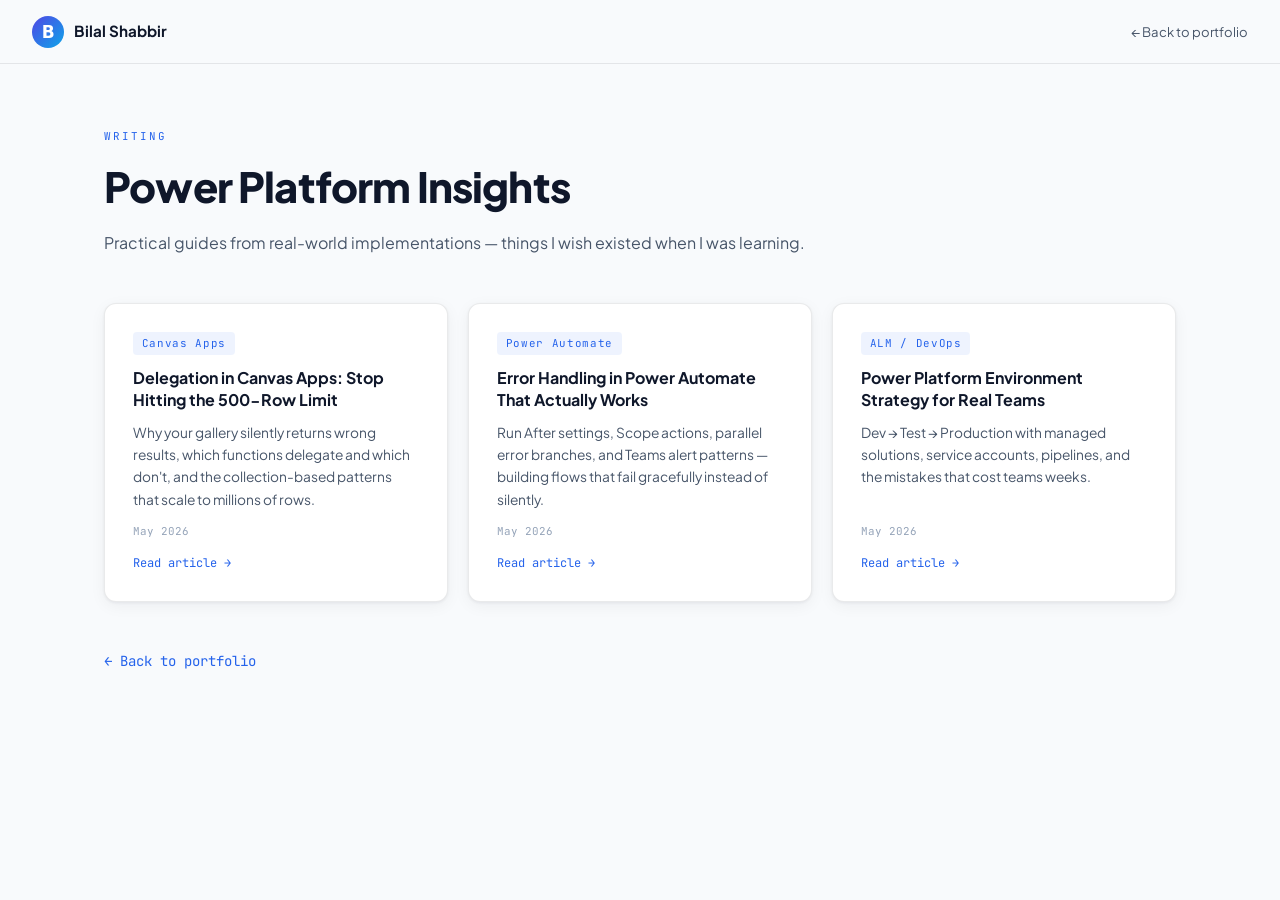
<file: blog/index.html>
<!DOCTYPE html>
<html lang="en">
<head>
  <meta charset="UTF-8" />
  <meta name="viewport" content="width=device-width, initial-scale=1.0" />
  <meta name="description" content="Power Platform blog by Bilal Shabbir — practical guides on Canvas Apps, Power Automate, environment strategy, and more." />
  <title>Blog — Bilal Shabbir</title>
  <link rel="preconnect" href="https://fonts.googleapis.com" />
  <link rel="preconnect" href="https://fonts.gstatic.com" crossorigin />
  <link href="https://fonts.googleapis.com/css2?family=Plus+Jakarta+Sans:wght@400;500;600;700;800&family=JetBrains+Mono:wght@400;500&display=swap" rel="stylesheet" />
  <link rel="icon" type="image/svg+xml" href="/assets/favicon.svg" />
  <style>
    *, *::before, *::after { box-sizing: border-box; margin: 0; padding: 0; }
    :root {
      --bg: #f8fafc; --card: #fff; --text: #0f172a; --muted: #475569;
      --faint: #94a3b8; --accent: #2563eb; --accent-dk: #1d4ed8;
      --border: rgba(15,23,42,0.09);
      --shadow: 0 1px 3px rgba(15,23,42,0.06), 0 4px 16px rgba(15,23,42,0.05);
      --shadow-h: 0 4px 16px rgba(15,23,42,0.1), 0 8px 32px rgba(37,99,235,0.14);
      --font: 'Plus Jakarta Sans', system-ui, sans-serif;
      --mono: 'JetBrains Mono', 'Fira Code', monospace;
      --max: 1120px; --nav: 64px; --r: 12px;
    }
    html { scroll-behavior: smooth; }
    body { background: var(--bg); color: var(--text); font-family: var(--font); line-height: 1.6; -webkit-font-smoothing: antialiased; }
    a { color: inherit; text-decoration: none; }

    .nav {
      position: fixed; top: 0; left: 0; right: 0; z-index: 100; height: var(--nav);
      display: flex; align-items: center; justify-content: space-between; padding: 0 2rem;
      background: rgba(248,250,252,0.92); backdrop-filter: blur(14px);
      border-bottom: 1px solid var(--border);
    }
    .nav-logo { display: flex; align-items: center; gap: 0.6rem; }
    .logo-text { font-weight: 700; font-size: 0.95rem; color: var(--text); }
    .nav-home { font-size: 0.82rem; color: var(--muted); transition: color 0.2s; }
    .nav-home:hover { color: var(--accent); }

    .page-wrap { max-width: var(--max); margin: 0 auto; padding: calc(var(--nav) + 64px) 1.5rem 96px; }
    .eyebrow { font-family: var(--mono); font-size: 0.68rem; letter-spacing: 0.18em; text-transform: uppercase; color: var(--accent); display: block; margin-bottom: 0.5rem; }
    h1 { font-size: clamp(1.8rem, 4vw, 2.6rem); font-weight: 800; letter-spacing: -0.02em; margin-bottom: 0.6rem; }
    .page-sub { color: var(--muted); font-size: 1rem; margin-bottom: 3rem; }

    .blog-grid { display: grid; grid-template-columns: repeat(3, 1fr); gap: 1.25rem; }
    .blog-card {
      background: var(--card); border: 1px solid var(--border); border-radius: var(--r);
      padding: 1.75rem; display: flex; flex-direction: column; gap: 0.75rem;
      box-shadow: var(--shadow); transition: border-color 0.2s, transform 0.2s, box-shadow 0.2s;
    }
    .blog-card:hover { border-color: rgba(37,99,235,0.25); transform: translateY(-3px); box-shadow: var(--shadow-h); }
    .blog-tag {
      display: inline-block; font-family: var(--mono); font-size: 0.68rem; letter-spacing: 0.06em;
      padding: 0.18rem 0.55rem; border-radius: 4px; background: rgba(37,99,235,0.08); color: var(--accent);
      width: fit-content;
    }
    .blog-card h2 { font-size: 1rem; line-height: 1.35; color: var(--text); }
    .blog-card p { font-size: 0.86rem; color: var(--muted); line-height: 1.6; flex: 1; }
    .blog-date { font-family: var(--mono); font-size: 0.68rem; color: var(--faint); }
    .blog-read { font-family: var(--mono); font-size: 0.75rem; color: var(--accent); margin-top: 0.15rem; }

    .back-home { display: inline-flex; align-items: center; gap: 0.4rem; margin-top: 3rem; font-size: 0.875rem; color: var(--accent); font-family: var(--mono); }
    .back-home:hover { text-decoration: underline; }

    @media (max-width: 768px) {
      .blog-grid { grid-template-columns: 1fr; }
    }
  </style>
</head>
<body>

  <nav class="nav">
    <a href="/" class="nav-logo">
      <svg width="32" height="32" viewBox="0 0 32 32" fill="none" xmlns="http://www.w3.org/2000/svg">
        <defs>
          <linearGradient id="blogNavGrad" x1="0" y1="0" x2="32" y2="32" gradientUnits="userSpaceOnUse">
            <stop offset="0%" stop-color="#4f46e5"/><stop offset="100%" stop-color="#0ea5e9"/>
          </linearGradient>
        </defs>
        <circle cx="16" cy="16" r="16" fill="url(#blogNavGrad)"/>
        <text x="16" y="22" font-family="system-ui,-apple-system,sans-serif" font-size="17" font-weight="800" text-anchor="middle" fill="white" letter-spacing="-0.5">B</text>
      </svg>
      <span class="logo-text">Bilal Shabbir</span>
    </a>
    <a href="/" class="nav-home">← Back to portfolio</a>
  </nav>

  <main class="page-wrap">
    <span class="eyebrow">Writing</span>
    <h1>Power Platform Insights</h1>
    <p class="page-sub">Practical guides from real-world implementations — things I wish existed when I was learning.</p>

    <div class="blog-grid">

      <a class="blog-card" href="/blog/post01-canvas-app-delegation.html">
        <span class="blog-tag">Canvas Apps</span>
        <h2>Delegation in Canvas Apps: Stop Hitting the 500-Row Limit</h2>
        <p>Why your gallery silently returns wrong results, which functions delegate and which don't, and the collection-based patterns that scale to millions of rows.</p>
        <span class="blog-date">May 2026</span>
        <span class="blog-read">Read article →</span>
      </a>

      <a class="blog-card" href="/blog/post02-power-automate-error-handling.html">
        <span class="blog-tag">Power Automate</span>
        <h2>Error Handling in Power Automate That Actually Works</h2>
        <p>Run After settings, Scope actions, parallel error branches, and Teams alert patterns — building flows that fail gracefully instead of silently.</p>
        <span class="blog-date">May 2026</span>
        <span class="blog-read">Read article →</span>
      </a>

      <a class="blog-card" href="/blog/post03-environment-strategy.html">
        <span class="blog-tag">ALM / DevOps</span>
        <h2>Power Platform Environment Strategy for Real Teams</h2>
        <p>Dev → Test → Production with managed solutions, service accounts, pipelines, and the mistakes that cost teams weeks.</p>
        <span class="blog-date">May 2026</span>
        <span class="blog-read">Read article →</span>
      </a>

    </div>

    <a href="/" class="back-home">← Back to portfolio</a>
  </main>

</body>
</html>
</file>
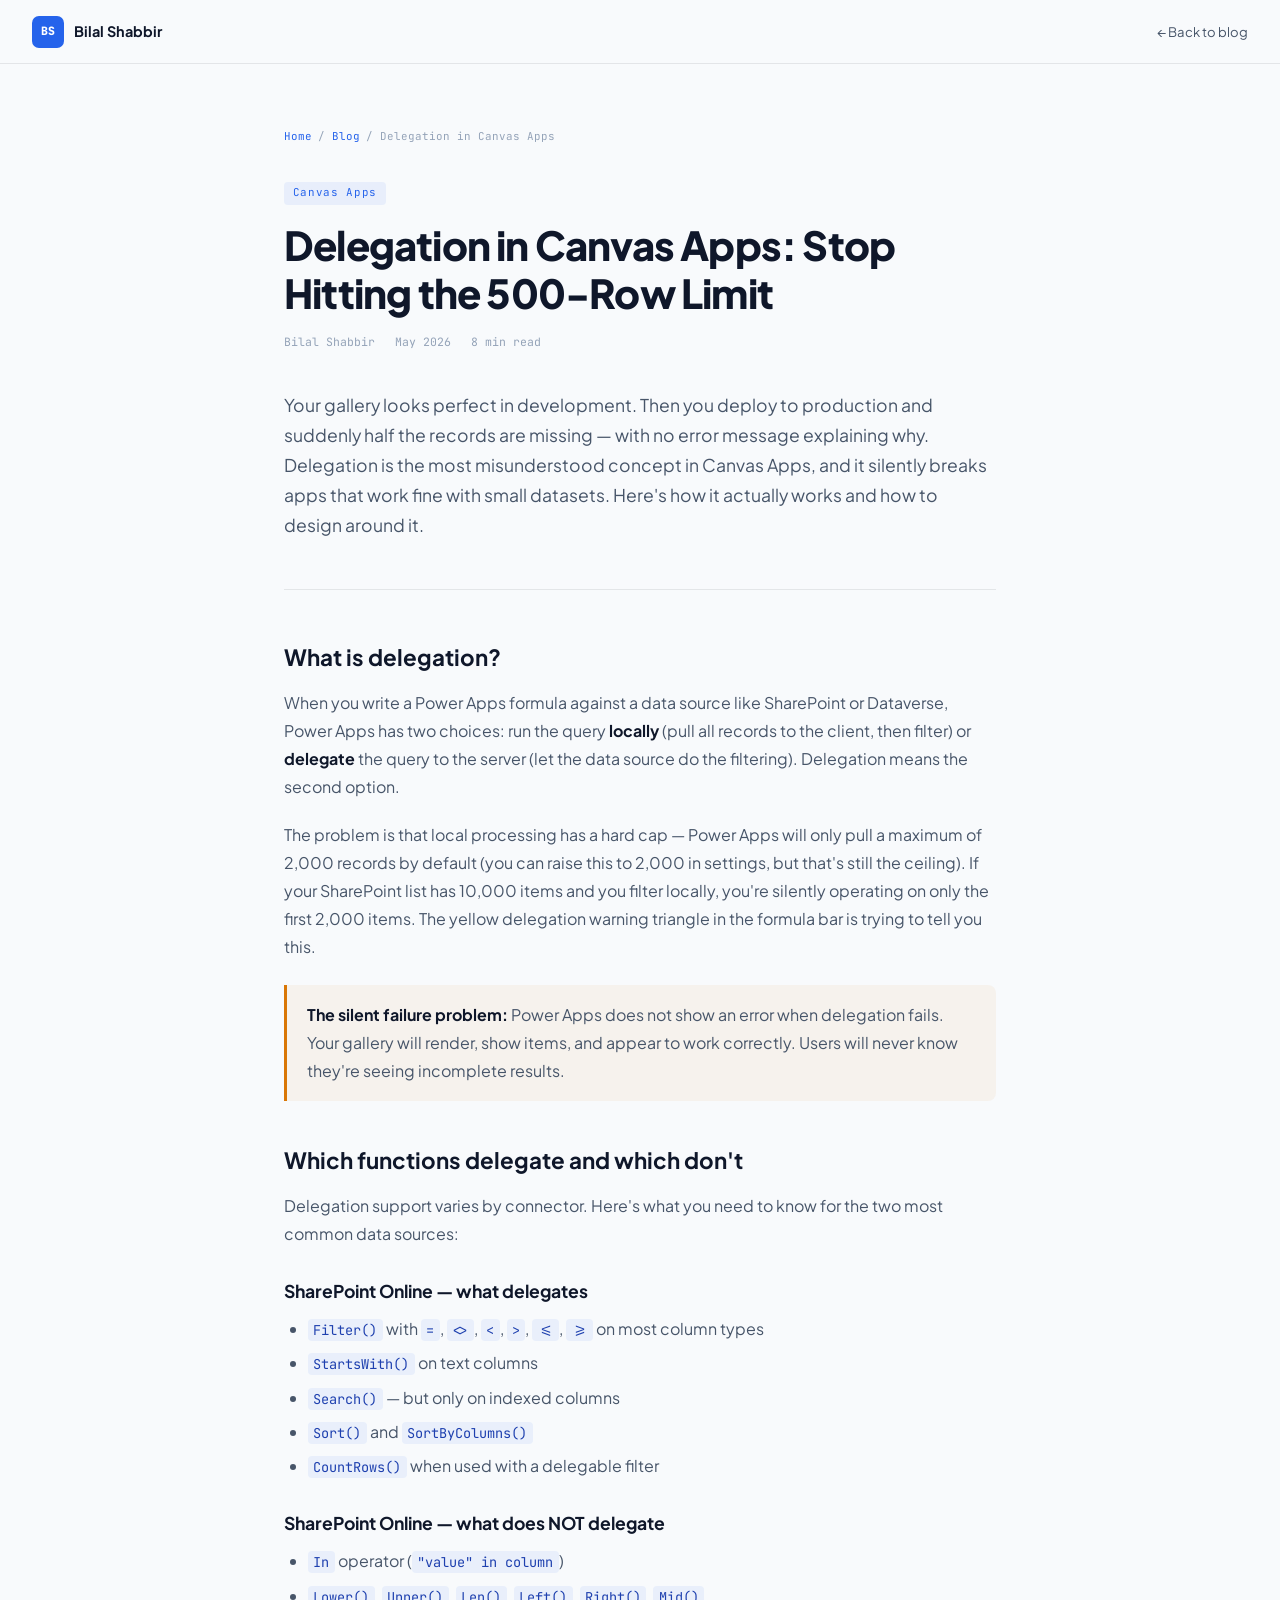
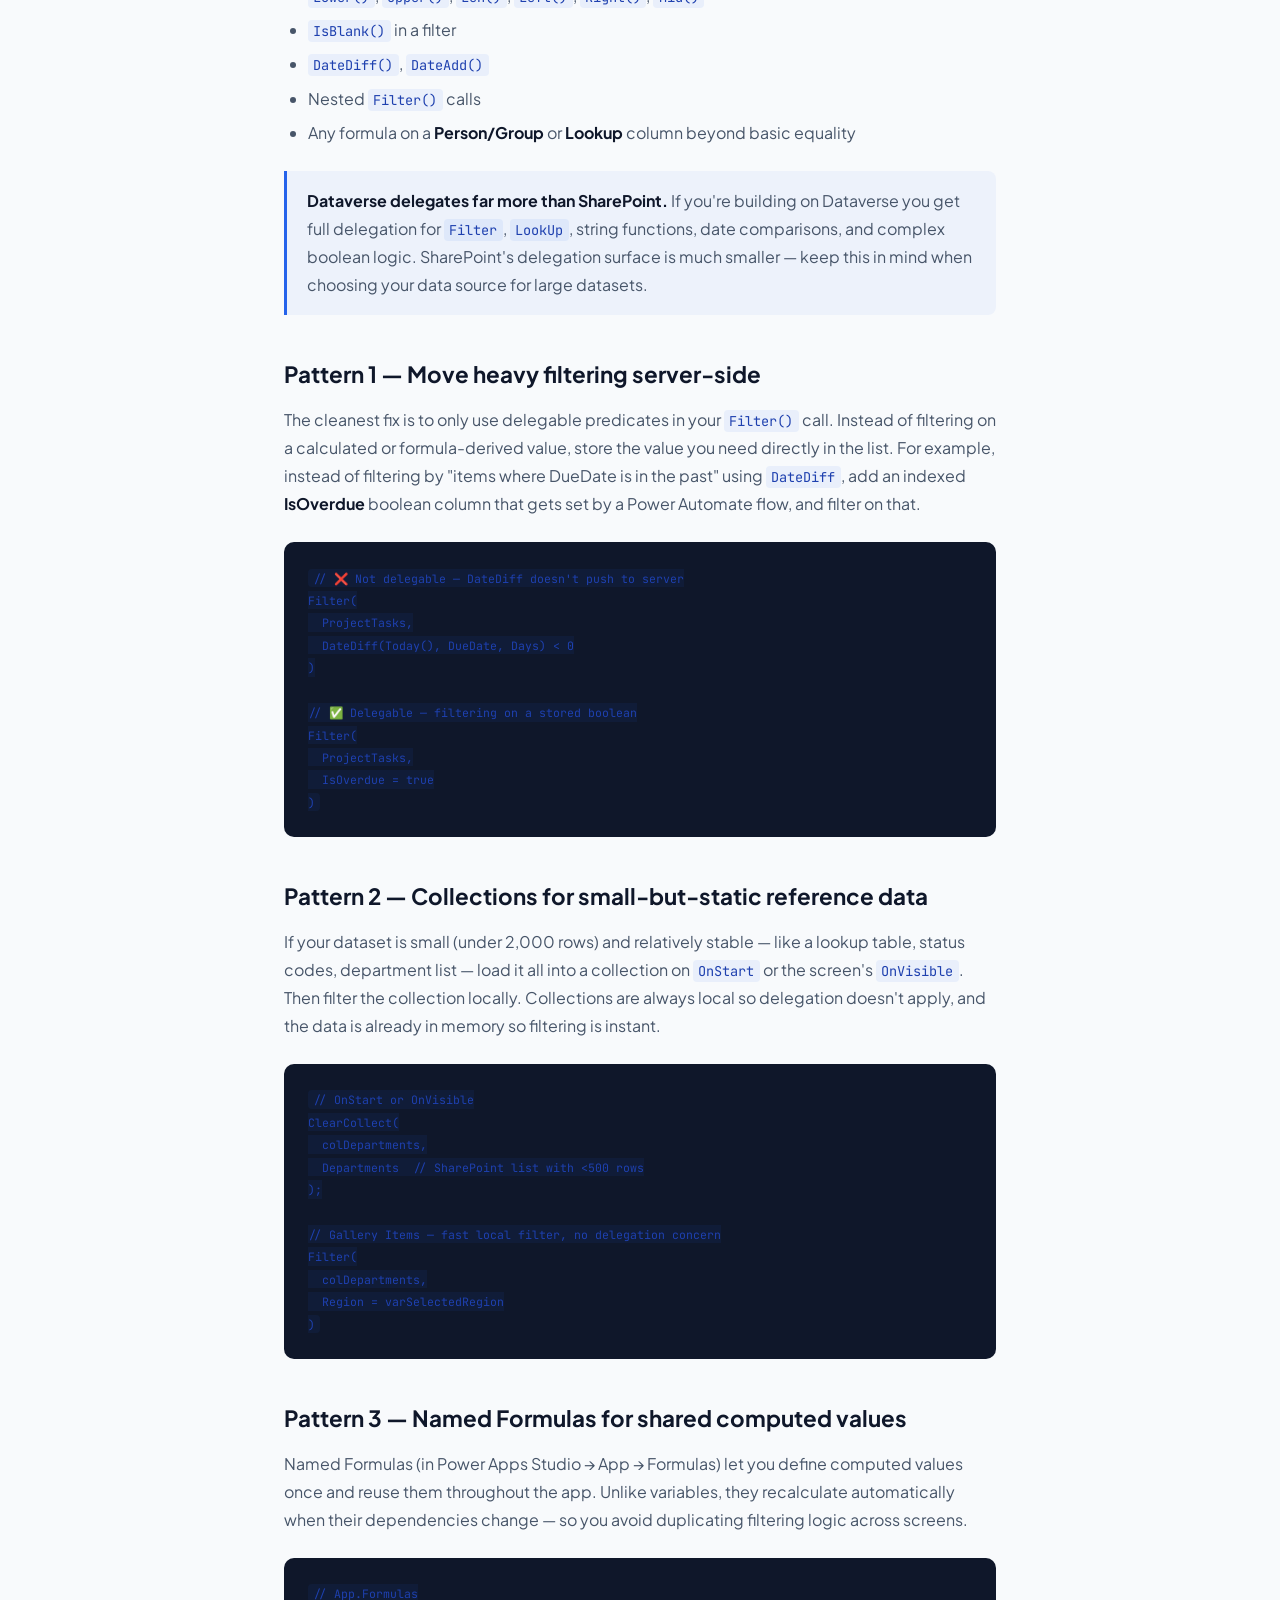
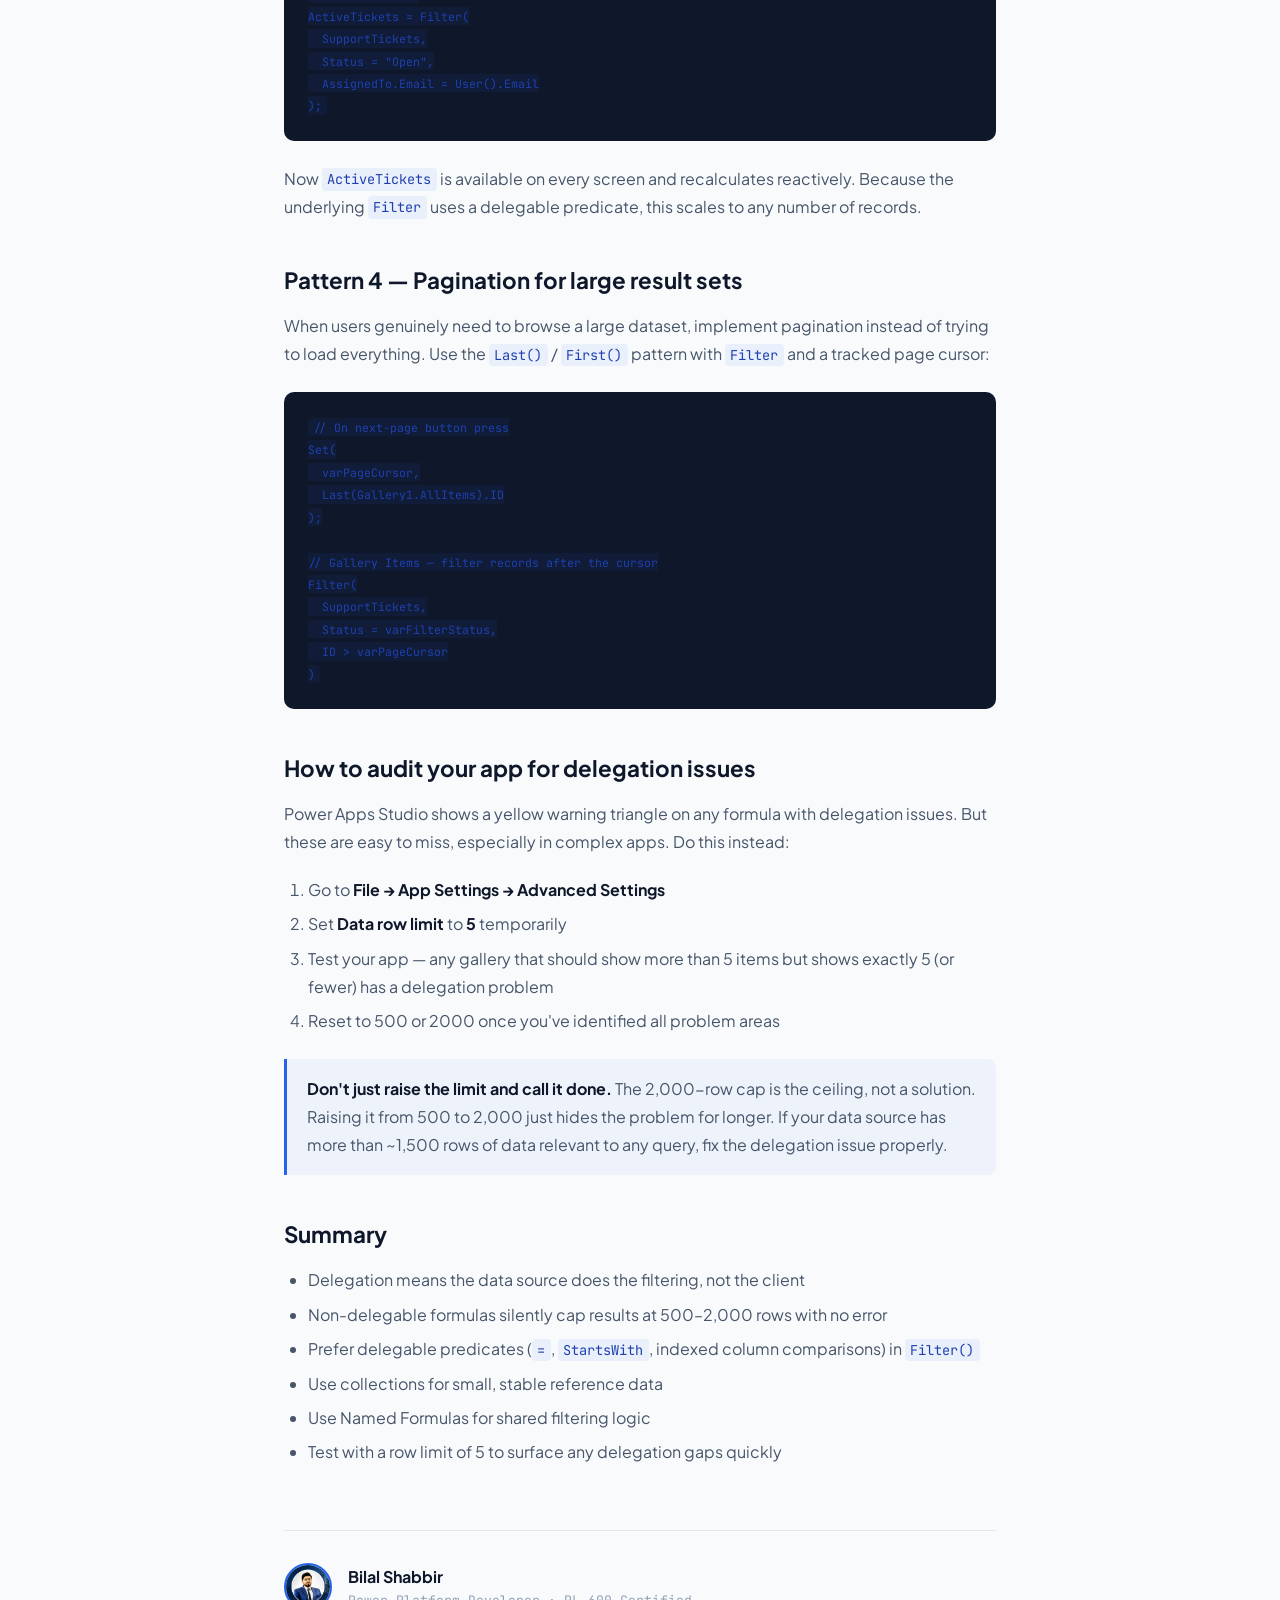
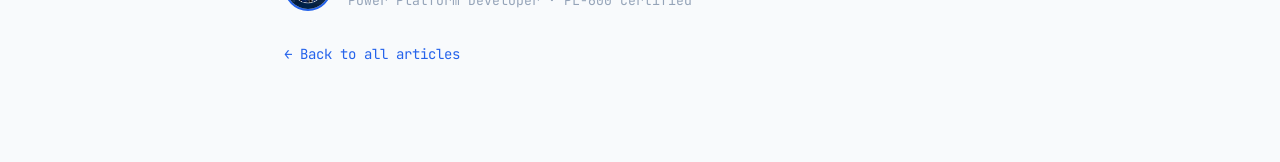
<file: blog/post01-canvas-app-delegation.html>
<!DOCTYPE html>
<html lang="en">
<head>
  <meta charset="UTF-8" />
  <meta name="viewport" content="width=device-width, initial-scale=1.0" />
  <title>Delegation in Canvas Apps — Bilal Shabbir</title>
  <link rel="preconnect" href="https://fonts.googleapis.com" />
  <link rel="preconnect" href="https://fonts.gstatic.com" crossorigin />
  <link href="https://fonts.googleapis.com/css2?family=Plus+Jakarta+Sans:wght@400;500;600;700;800&family=JetBrains+Mono:wght@400;500&display=swap" rel="stylesheet" />
  <link rel="icon" type="image/svg+xml" href="/assets/favicon.svg" />
  <style>
    *, *::before, *::after { box-sizing: border-box; margin: 0; padding: 0; }
    :root {
      --bg: #f8fafc; --card: #fff; --text: #0f172a; --muted: #475569;
      --faint: #94a3b8; --accent: #2563eb; --border: rgba(15,23,42,0.09);
      --shadow: 0 1px 3px rgba(15,23,42,0.06), 0 4px 16px rgba(15,23,42,0.05);
      --font: 'Plus Jakarta Sans', system-ui, sans-serif;
      --mono: 'JetBrains Mono', 'Fira Code', monospace;
      --max: 760px; --nav: 64px;
    }
    html { scroll-behavior: smooth; }
    body { background: var(--bg); color: var(--text); font-family: var(--font); line-height: 1.6; -webkit-font-smoothing: antialiased; }
    a { color: inherit; text-decoration: none; }

    /* NAV */
    .nav {
      position: fixed; top: 0; left: 0; right: 0; z-index: 100; height: var(--nav);
      display: flex; align-items: center; justify-content: space-between; padding: 0 2rem;
      background: rgba(248,250,252,0.92); backdrop-filter: blur(14px);
      border-bottom: 1px solid var(--border);
    }
    .nav-logo { display: flex; align-items: center; gap: 0.6rem; }
    .logo-mark { width: 32px; height: 32px; border-radius: 7px; background: #2563eb; color: #fff; display: flex; align-items: center; justify-content: center; font-family: var(--mono); font-size: 0.72rem; font-weight: 800; }
    .logo-text { font-weight: 700; font-size: 0.9rem; color: var(--text); }
    .nav-back { font-size: 0.82rem; color: var(--muted); display: flex; align-items: center; gap: 0.35rem; transition: color 0.2s; }
    .nav-back:hover { color: var(--accent); }

    /* ARTICLE */
    .article-wrap { max-width: var(--max); margin: 0 auto; padding: calc(var(--nav) + 64px) 1.5rem 96px; }
    .breadcrumb { font-family: var(--mono); font-size: 0.68rem; color: var(--faint); margin-bottom: 2rem; display: flex; align-items: center; gap: 0.4rem; }
    .breadcrumb a { color: var(--accent); }
    .post-tag { display: inline-block; font-family: var(--mono); font-size: 0.68rem; letter-spacing: 0.06em; padding: 0.18rem 0.55rem; border-radius: 4px; background: rgba(37,99,235,0.08); color: var(--accent); margin-bottom: 1rem; }
    .post-title { font-size: clamp(1.8rem, 4vw, 2.5rem); font-weight: 800; letter-spacing: -0.02em; line-height: 1.2; margin-bottom: 1rem; }
    .post-meta { font-family: var(--mono); font-size: 0.72rem; color: var(--faint); margin-bottom: 2.5rem; display: flex; gap: 1.25rem; flex-wrap: wrap; }
    .post-intro { font-size: 1.1rem; color: var(--muted); line-height: 1.7; margin-bottom: 3rem; padding-bottom: 3rem; border-bottom: 1px solid var(--border); }

    /* BODY */
    .post-body { font-size: 1rem; line-height: 1.75; color: var(--muted); }
    .post-body h2 { font-size: 1.4rem; font-weight: 700; color: var(--text); margin: 2.5rem 0 0.75rem; }
    .post-body h3 { font-size: 1.1rem; font-weight: 700; color: var(--text); margin: 1.75rem 0 0.5rem; }
    .post-body p { margin-bottom: 1.25rem; }
    .post-body ul, .post-body ol { padding-left: 1.5rem; margin-bottom: 1.25rem; }
    .post-body li { margin-bottom: 0.4rem; }
    .post-body strong { color: var(--text); font-weight: 700; }
    .post-body a { color: var(--accent); text-decoration: underline; text-underline-offset: 3px; }

    /* CODE */
    .post-body code {
      font-family: var(--mono); font-size: 0.85em;
      background: rgba(37,99,235,0.07); color: #1e40af;
      padding: 0.15em 0.4em; border-radius: 4px;
    }
    pre {
      background: #0f172a; border-radius: 10px;
      padding: 1.5rem; margin: 1.5rem 0;
      overflow-x: auto; font-family: var(--mono); font-size: 0.85rem;
      line-height: 1.65; color: #e2e8f0;
    }
    pre code { background: none; color: inherit; padding: 0; font-size: inherit; }

    /* CALLOUT */
    .callout {
      border-left: 3px solid var(--accent); background: rgba(37,99,235,0.05);
      border-radius: 0 8px 8px 0; padding: 1rem 1.25rem;
      margin: 1.5rem 0; color: var(--muted);
    }
    .callout.warn { border-color: #d97706; background: rgba(217,119,6,0.06); }
    .callout strong { color: var(--text); }

    /* FOOTER */
    .post-footer { margin-top: 4rem; padding-top: 2rem; border-top: 1px solid var(--border); }
    .author-row { display: flex; align-items: center; gap: 1rem; }
    .author-avatar { width: 48px; height: 48px; border-radius: 50%; object-fit: cover; border: 2px solid var(--accent); }
    .author-name { font-weight: 700; color: var(--text); }
    .author-role { font-size: 0.82rem; color: var(--faint); font-family: var(--mono); }
    .back-link { display: inline-flex; align-items: center; gap: 0.4rem; margin-top: 2rem; font-size: 0.875rem; color: var(--accent); font-family: var(--mono); }
    .back-link:hover { text-decoration: underline; }
  </style>
</head>
<body>

  <nav class="nav">
    <a href="/" class="nav-logo">
      <div class="logo-mark">BS</div>
      <span class="logo-text">Bilal Shabbir</span>
    </a>
    <a href="/#blog" class="nav-back">← Back to blog</a>
  </nav>

  <article class="article-wrap">

    <div class="breadcrumb">
      <a href="/">Home</a> / <a href="/#blog">Blog</a> / Delegation in Canvas Apps
    </div>

    <span class="post-tag">Canvas Apps</span>
    <h1 class="post-title">Delegation in Canvas Apps: Stop Hitting the 500-Row Limit</h1>
    <div class="post-meta">
      <span>Bilal Shabbir</span>
      <span>May 2026</span>
      <span>8 min read</span>
    </div>

    <p class="post-intro">
      Your gallery looks perfect in development. Then you deploy to production and suddenly half the
      records are missing — with no error message explaining why. Delegation is the most misunderstood
      concept in Canvas Apps, and it silently breaks apps that work fine with small datasets.
      Here's how it actually works and how to design around it.
    </p>

    <div class="post-body">

      <h2>What is delegation?</h2>
      <p>
        When you write a Power Apps formula against a data source like SharePoint or Dataverse,
        Power Apps has two choices: run the query <strong>locally</strong> (pull all records to the
        client, then filter) or <strong>delegate</strong> the query to the server (let the data
        source do the filtering). Delegation means the second option.
      </p>
      <p>
        The problem is that local processing has a hard cap — Power Apps will only pull a maximum
        of 2,000 records by default (you can raise this to 2,000 in settings, but that's still the
        ceiling). If your SharePoint list has 10,000 items and you filter locally, you're silently
        operating on only the first 2,000 items. The yellow delegation warning triangle in the
        formula bar is trying to tell you this.
      </p>

      <div class="callout warn">
        <strong>The silent failure problem:</strong> Power Apps does not show an error when delegation
        fails. Your gallery will render, show items, and appear to work correctly. Users will never
        know they're seeing incomplete results.
      </div>

      <h2>Which functions delegate and which don't</h2>
      <p>
        Delegation support varies by connector. Here's what you need to know for the two most
        common data sources:
      </p>

      <h3>SharePoint Online — what delegates</h3>
      <ul>
        <li><code>Filter()</code> with <code>=</code>, <code>&lt;&gt;</code>, <code>&lt;</code>, <code>&gt;</code>, <code>&lt;=</code>, <code>&gt;=</code> on most column types</li>
        <li><code>StartsWith()</code> on text columns</li>
        <li><code>Search()</code> — but only on indexed columns</li>
        <li><code>Sort()</code> and <code>SortByColumns()</code></li>
        <li><code>CountRows()</code> when used with a delegable filter</li>
      </ul>

      <h3>SharePoint Online — what does NOT delegate</h3>
      <ul>
        <li><code>In</code> operator (<code>"value" in column</code>)</li>
        <li><code>Lower()</code>, <code>Upper()</code>, <code>Len()</code>, <code>Left()</code>, <code>Right()</code>, <code>Mid()</code></li>
        <li><code>IsBlank()</code> in a filter</li>
        <li><code>DateDiff()</code>, <code>DateAdd()</code></li>
        <li>Nested <code>Filter()</code> calls</li>
        <li>Any formula on a <strong>Person/Group</strong> or <strong>Lookup</strong> column beyond basic equality</li>
      </ul>

      <div class="callout">
        <strong>Dataverse delegates far more than SharePoint.</strong> If you're building on Dataverse
        you get full delegation for <code>Filter</code>, <code>LookUp</code>, string functions,
        date comparisons, and complex boolean logic. SharePoint's delegation surface is much smaller —
        keep this in mind when choosing your data source for large datasets.
      </div>

      <h2>Pattern 1 — Move heavy filtering server-side</h2>
      <p>
        The cleanest fix is to only use delegable predicates in your <code>Filter()</code> call.
        Instead of filtering on a calculated or formula-derived value, store the value you need
        directly in the list. For example, instead of filtering by "items where DueDate is in the
        past" using <code>DateDiff</code>, add an indexed <strong>IsOverdue</strong> boolean column
        that gets set by a Power Automate flow, and filter on that.
      </p>

      <pre><code>// ❌ Not delegable — DateDiff doesn't push to server
Filter(
  ProjectTasks,
  DateDiff(Today(), DueDate, Days) &lt; 0
)

// ✅ Delegable — filtering on a stored boolean
Filter(
  ProjectTasks,
  IsOverdue = true
)</code></pre>

      <h2>Pattern 2 — Collections for small-but-static reference data</h2>
      <p>
        If your dataset is small (under 2,000 rows) and relatively stable — like a lookup table,
        status codes, department list — load it all into a collection on <code>OnStart</code> or
        the screen's <code>OnVisible</code>. Then filter the collection locally. Collections are
        always local so delegation doesn't apply, and the data is already in memory so filtering
        is instant.
      </p>

      <pre><code>// OnStart or OnVisible
ClearCollect(
  colDepartments,
  Departments  // SharePoint list with &lt;500 rows
);

// Gallery Items — fast local filter, no delegation concern
Filter(
  colDepartments,
  Region = varSelectedRegion
)</code></pre>

      <h2>Pattern 3 — Named Formulas for shared computed values</h2>
      <p>
        Named Formulas (in Power Apps Studio → App → Formulas) let you define computed values once
        and reuse them throughout the app. Unlike variables, they recalculate automatically when
        their dependencies change — so you avoid duplicating filtering logic across screens.
      </p>

      <pre><code>// App.Formulas
ActiveTickets = Filter(
  SupportTickets,
  Status = "Open",
  AssignedTo.Email = User().Email
);</code></pre>

      <p>Now <code>ActiveTickets</code> is available on every screen and recalculates reactively.
      Because the underlying <code>Filter</code> uses a delegable predicate, this scales to any
      number of records.</p>

      <h2>Pattern 4 — Pagination for large result sets</h2>
      <p>
        When users genuinely need to browse a large dataset, implement pagination instead of trying
        to load everything. Use the <code>Last()</code> / <code>First()</code> pattern with
        <code>Filter</code> and a tracked page cursor:
      </p>

      <pre><code>// On next-page button press
Set(
  varPageCursor,
  Last(Gallery1.AllItems).ID
);

// Gallery Items — filter records after the cursor
Filter(
  SupportTickets,
  Status = varFilterStatus,
  ID > varPageCursor
)</code></pre>

      <h2>How to audit your app for delegation issues</h2>
      <p>
        Power Apps Studio shows a yellow warning triangle on any formula with delegation issues.
        But these are easy to miss, especially in complex apps. Do this instead:
      </p>
      <ol>
        <li>Go to <strong>File → App Settings → Advanced Settings</strong></li>
        <li>Set <strong>Data row limit</strong> to <strong>5</strong> temporarily</li>
        <li>Test your app — any gallery that should show more than 5 items but shows exactly 5 (or fewer) has a delegation problem</li>
        <li>Reset to 500 or 2000 once you've identified all problem areas</li>
      </ol>

      <div class="callout">
        <strong>Don't just raise the limit and call it done.</strong> The 2,000-row cap is the
        ceiling, not a solution. Raising it from 500 to 2,000 just hides the problem for longer.
        If your data source has more than ~1,500 rows of data relevant to any query, fix the
        delegation issue properly.
      </div>

      <h2>Summary</h2>
      <ul>
        <li>Delegation means the data source does the filtering, not the client</li>
        <li>Non-delegable formulas silently cap results at 500–2,000 rows with no error</li>
        <li>Prefer delegable predicates (<code>=</code>, <code>StartsWith</code>, indexed column comparisons) in <code>Filter()</code></li>
        <li>Use collections for small, stable reference data</li>
        <li>Use Named Formulas for shared filtering logic</li>
        <li>Test with a row limit of 5 to surface any delegation gaps quickly</li>
      </ul>

    </div>

    <div class="post-footer">
      <div class="author-row">
        <img src="/assets/bilal.png" alt="Bilal Shabbir" class="author-avatar" />
        <div>
          <div class="author-name">Bilal Shabbir</div>
          <div class="author-role">Power Platform Developer · PL-600 Certified</div>
        </div>
      </div>
      <a href="/#blog" class="back-link">← Back to all articles</a>
    </div>

  </article>

</body>
</html>
</file>
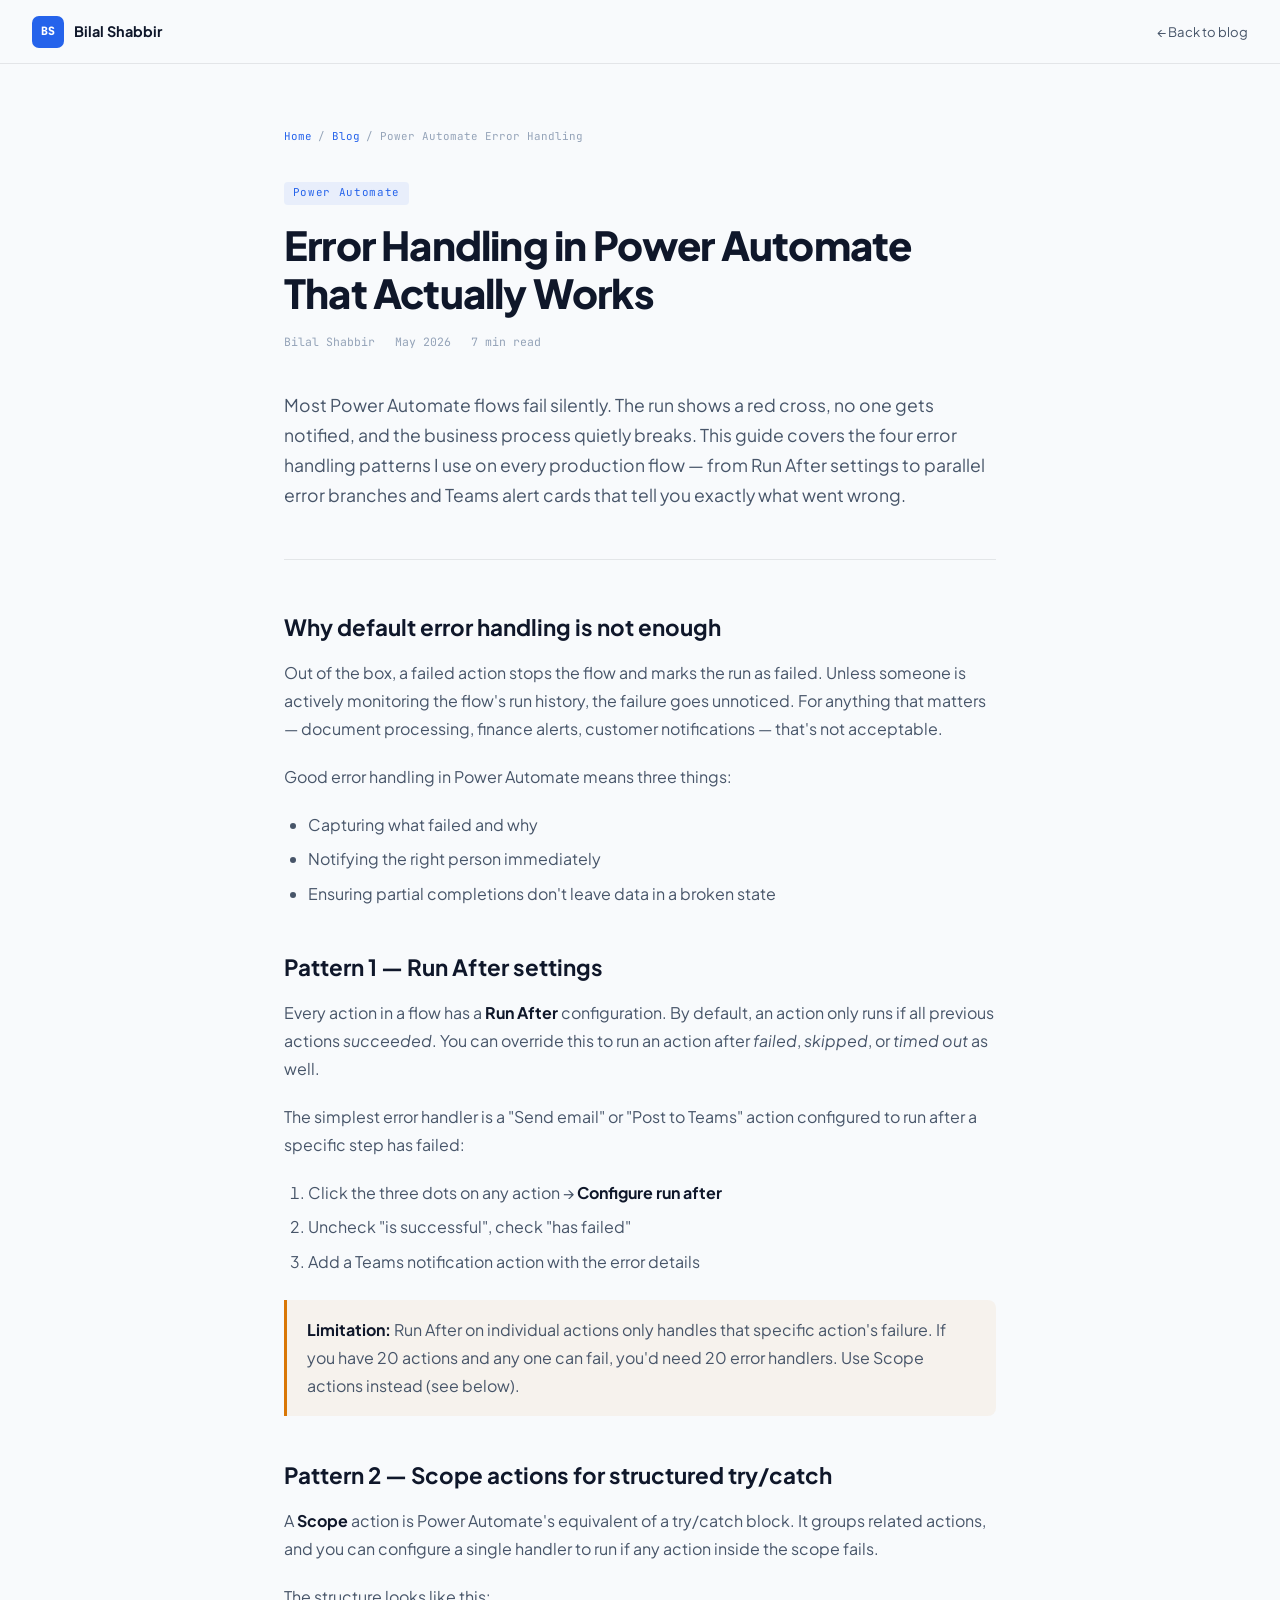
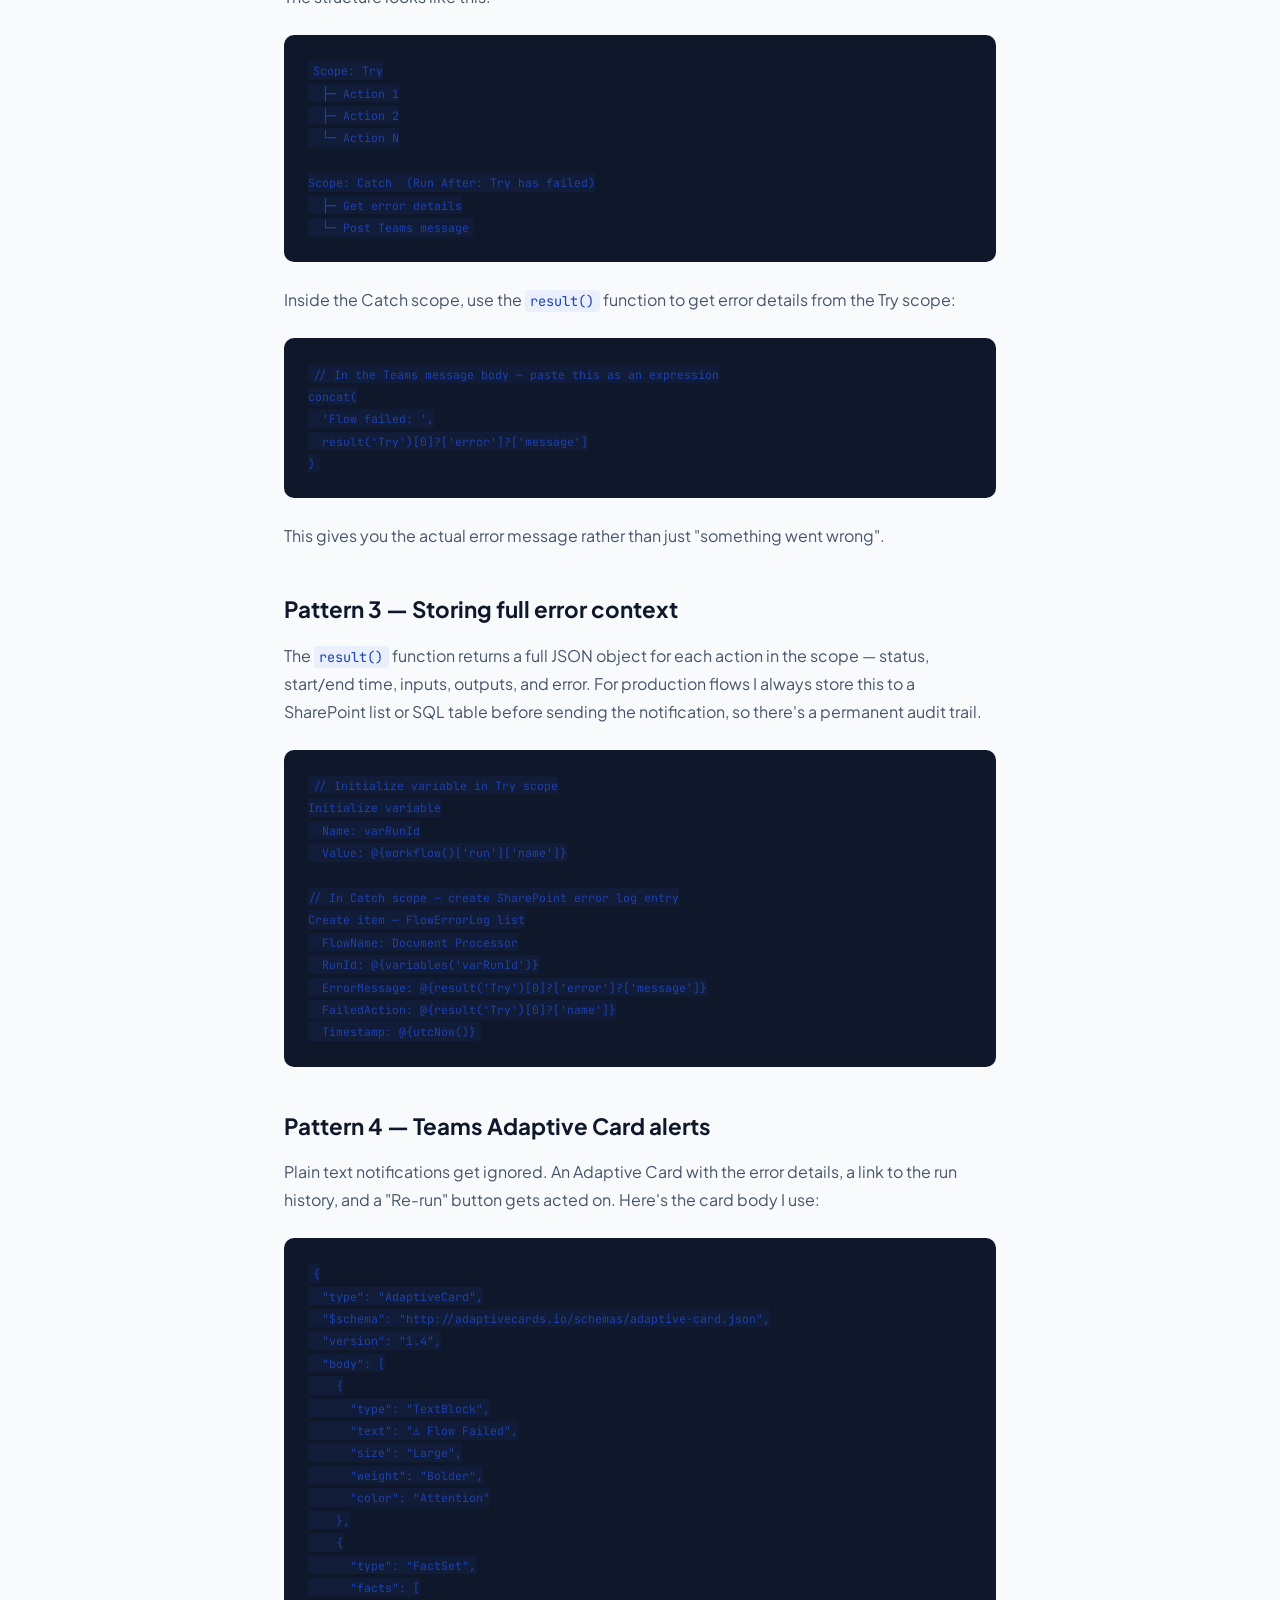
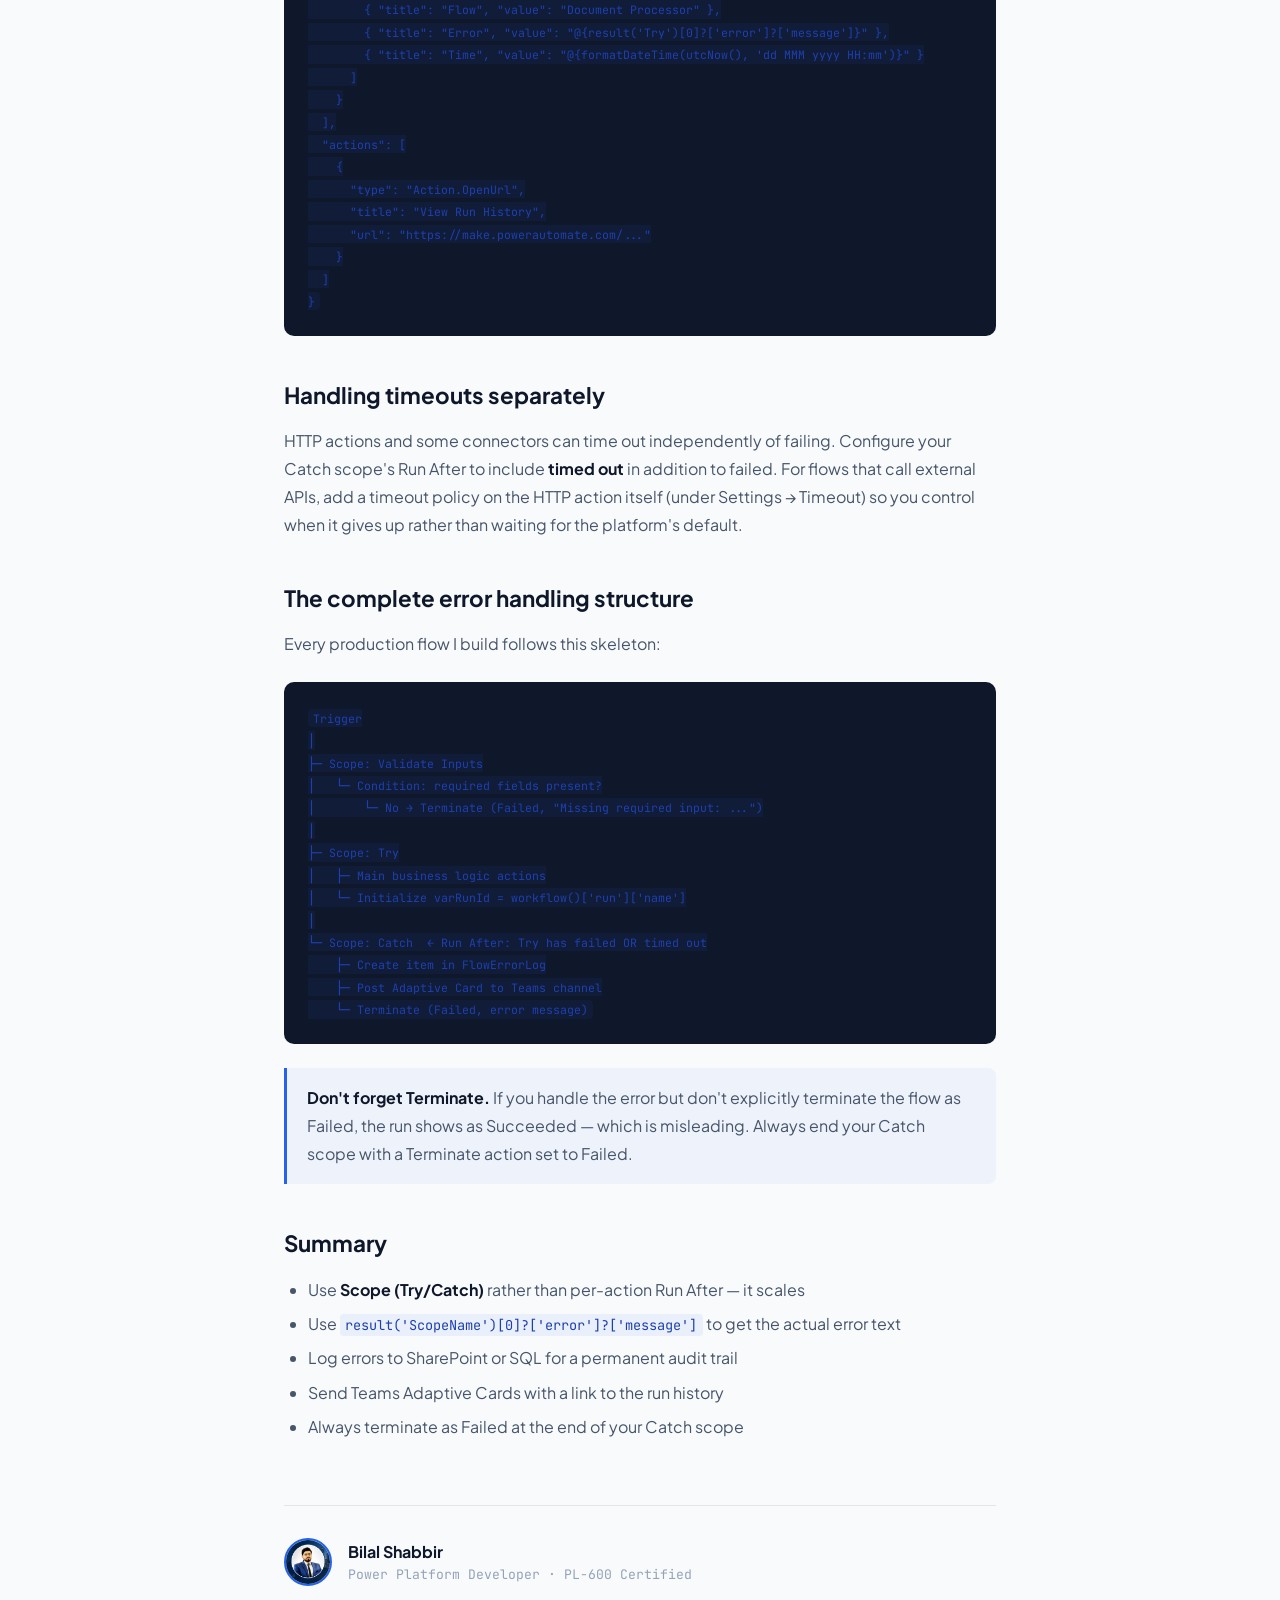
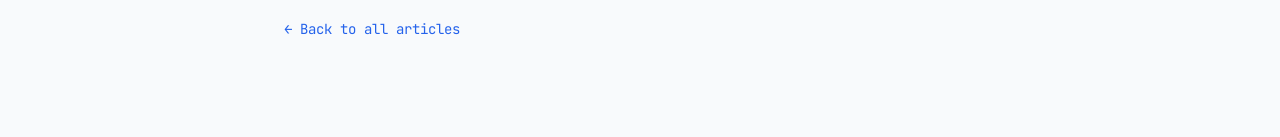
<file: blog/post02-power-automate-error-handling.html>
<!DOCTYPE html>
<html lang="en">
<head>
  <meta charset="UTF-8" />
  <meta name="viewport" content="width=device-width, initial-scale=1.0" />
  <title>Power Automate Error Handling — Bilal Shabbir</title>
  <link rel="preconnect" href="https://fonts.googleapis.com" />
  <link rel="preconnect" href="https://fonts.gstatic.com" crossorigin />
  <link href="https://fonts.googleapis.com/css2?family=Plus+Jakarta+Sans:wght@400;500;600;700;800&family=JetBrains+Mono:wght@400;500&display=swap" rel="stylesheet" />
  <link rel="icon" type="image/svg+xml" href="/assets/favicon.svg" />
  <style>
    *, *::before, *::after { box-sizing: border-box; margin: 0; padding: 0; }
    :root {
      --bg: #f8fafc; --card: #fff; --text: #0f172a; --muted: #475569;
      --faint: #94a3b8; --accent: #2563eb; --border: rgba(15,23,42,0.09);
      --font: 'Plus Jakarta Sans', system-ui, sans-serif;
      --mono: 'JetBrains Mono', 'Fira Code', monospace;
      --max: 760px; --nav: 64px;
    }
    html { scroll-behavior: smooth; }
    body { background: var(--bg); color: var(--text); font-family: var(--font); line-height: 1.6; -webkit-font-smoothing: antialiased; }
    a { color: inherit; text-decoration: none; }
    .nav { position: fixed; top: 0; left: 0; right: 0; z-index: 100; height: var(--nav); display: flex; align-items: center; justify-content: space-between; padding: 0 2rem; background: rgba(248,250,252,0.92); backdrop-filter: blur(14px); border-bottom: 1px solid var(--border); }
    .nav-logo { display: flex; align-items: center; gap: 0.6rem; }
    .logo-mark { width: 32px; height: 32px; border-radius: 7px; background: #2563eb; color: #fff; display: flex; align-items: center; justify-content: center; font-family: var(--mono); font-size: 0.72rem; font-weight: 800; }
    .logo-text { font-weight: 700; font-size: 0.9rem; color: var(--text); }
    .nav-back { font-size: 0.82rem; color: var(--muted); display: flex; align-items: center; gap: 0.35rem; transition: color 0.2s; }
    .nav-back:hover { color: var(--accent); }
    .article-wrap { max-width: var(--max); margin: 0 auto; padding: calc(var(--nav) + 64px) 1.5rem 96px; }
    .breadcrumb { font-family: var(--mono); font-size: 0.68rem; color: var(--faint); margin-bottom: 2rem; display: flex; align-items: center; gap: 0.4rem; }
    .breadcrumb a { color: var(--accent); }
    .post-tag { display: inline-block; font-family: var(--mono); font-size: 0.68rem; letter-spacing: 0.06em; padding: 0.18rem 0.55rem; border-radius: 4px; background: rgba(37,99,235,0.08); color: var(--accent); margin-bottom: 1rem; }
    .post-title { font-size: clamp(1.8rem, 4vw, 2.5rem); font-weight: 800; letter-spacing: -0.02em; line-height: 1.2; margin-bottom: 1rem; }
    .post-meta { font-family: var(--mono); font-size: 0.72rem; color: var(--faint); margin-bottom: 2.5rem; display: flex; gap: 1.25rem; flex-wrap: wrap; }
    .post-intro { font-size: 1.1rem; color: var(--muted); line-height: 1.7; margin-bottom: 3rem; padding-bottom: 3rem; border-bottom: 1px solid var(--border); }
    .post-body { font-size: 1rem; line-height: 1.75; color: var(--muted); }
    .post-body h2 { font-size: 1.4rem; font-weight: 700; color: var(--text); margin: 2.5rem 0 0.75rem; }
    .post-body h3 { font-size: 1.1rem; font-weight: 700; color: var(--text); margin: 1.75rem 0 0.5rem; }
    .post-body p { margin-bottom: 1.25rem; }
    .post-body ul, .post-body ol { padding-left: 1.5rem; margin-bottom: 1.25rem; }
    .post-body li { margin-bottom: 0.4rem; }
    .post-body strong { color: var(--text); font-weight: 700; }
    .post-body a { color: var(--accent); text-decoration: underline; text-underline-offset: 3px; }
    .post-body code { font-family: var(--mono); font-size: 0.85em; background: rgba(37,99,235,0.07); color: #1e40af; padding: 0.15em 0.4em; border-radius: 4px; }
    pre { background: #0f172a; border-radius: 10px; padding: 1.5rem; margin: 1.5rem 0; overflow-x: auto; font-family: var(--mono); font-size: 0.85rem; line-height: 1.65; color: #e2e8f0; }
    pre code { background: none; color: inherit; padding: 0; font-size: inherit; }
    .callout { border-left: 3px solid var(--accent); background: rgba(37,99,235,0.05); border-radius: 0 8px 8px 0; padding: 1rem 1.25rem; margin: 1.5rem 0; color: var(--muted); }
    .callout.warn { border-color: #d97706; background: rgba(217,119,6,0.06); }
    .callout strong { color: var(--text); }
    .post-footer { margin-top: 4rem; padding-top: 2rem; border-top: 1px solid var(--border); }
    .author-row { display: flex; align-items: center; gap: 1rem; }
    .author-avatar { width: 48px; height: 48px; border-radius: 50%; object-fit: cover; border: 2px solid var(--accent); }
    .author-name { font-weight: 700; color: var(--text); }
    .author-role { font-size: 0.82rem; color: var(--faint); font-family: var(--mono); }
    .back-link { display: inline-flex; align-items: center; gap: 0.4rem; margin-top: 2rem; font-size: 0.875rem; color: var(--accent); font-family: var(--mono); }
    .back-link:hover { text-decoration: underline; }
  </style>
</head>
<body>

  <nav class="nav">
    <a href="/" class="nav-logo">
      <div class="logo-mark">BS</div>
      <span class="logo-text">Bilal Shabbir</span>
    </a>
    <a href="/#blog" class="nav-back">← Back to blog</a>
  </nav>

  <article class="article-wrap">

    <div class="breadcrumb">
      <a href="/">Home</a> / <a href="/#blog">Blog</a> / Power Automate Error Handling
    </div>

    <span class="post-tag">Power Automate</span>
    <h1 class="post-title">Error Handling in Power Automate That Actually Works</h1>
    <div class="post-meta">
      <span>Bilal Shabbir</span>
      <span>May 2026</span>
      <span>7 min read</span>
    </div>

    <p class="post-intro">
      Most Power Automate flows fail silently. The run shows a red cross, no one gets notified,
      and the business process quietly breaks. This guide covers the four error handling patterns
      I use on every production flow — from Run After settings to parallel error branches and
      Teams alert cards that tell you exactly what went wrong.
    </p>

    <div class="post-body">

      <h2>Why default error handling is not enough</h2>
      <p>
        Out of the box, a failed action stops the flow and marks the run as failed. Unless someone
        is actively monitoring the flow's run history, the failure goes unnoticed. For anything
        that matters — document processing, finance alerts, customer notifications — that's not
        acceptable.
      </p>
      <p>Good error handling in Power Automate means three things:</p>
      <ul>
        <li>Capturing what failed and why</li>
        <li>Notifying the right person immediately</li>
        <li>Ensuring partial completions don't leave data in a broken state</li>
      </ul>

      <h2>Pattern 1 — Run After settings</h2>
      <p>
        Every action in a flow has a <strong>Run After</strong> configuration. By default, an
        action only runs if all previous actions <em>succeeded</em>. You can override this to
        run an action after <em>failed</em>, <em>skipped</em>, or <em>timed out</em> as well.
      </p>
      <p>
        The simplest error handler is a "Send email" or "Post to Teams" action configured to
        run after a specific step has failed:
      </p>
      <ol>
        <li>Click the three dots on any action → <strong>Configure run after</strong></li>
        <li>Uncheck "is successful", check "has failed"</li>
        <li>Add a Teams notification action with the error details</li>
      </ol>

      <div class="callout warn">
        <strong>Limitation:</strong> Run After on individual actions only handles that specific
        action's failure. If you have 20 actions and any one can fail, you'd need 20 error
        handlers. Use Scope actions instead (see below).
      </div>

      <h2>Pattern 2 — Scope actions for structured try/catch</h2>
      <p>
        A <strong>Scope</strong> action is Power Automate's equivalent of a try/catch block. It
        groups related actions, and you can configure a single handler to run if any action
        inside the scope fails.
      </p>
      <p>The structure looks like this:</p>
      <pre><code>Scope: Try
  ├─ Action 1
  ├─ Action 2
  └─ Action N

Scope: Catch  (Run After: Try has failed)
  ├─ Get error details
  └─ Post Teams message</code></pre>

      <p>Inside the Catch scope, use the <code>result()</code> function to get error details
      from the Try scope:</p>

      <pre><code>// In the Teams message body — paste this as an expression
concat(
  'Flow failed: ',
  result('Try')[0]?['error']?['message']
)</code></pre>

      <p>This gives you the actual error message rather than just "something went wrong".</p>

      <h2>Pattern 3 — Storing full error context</h2>
      <p>
        The <code>result()</code> function returns a full JSON object for each action in the
        scope — status, start/end time, inputs, outputs, and error. For production flows I
        always store this to a SharePoint list or SQL table before sending the notification,
        so there's a permanent audit trail.
      </p>

      <pre><code>// Initialize variable in Try scope
Initialize variable
  Name: varRunId
  Value: @{workflow()['run']['name']}

// In Catch scope — create SharePoint error log entry
Create item — FlowErrorLog list
  FlowName: Document Processor
  RunId: @{variables('varRunId')}
  ErrorMessage: @{result('Try')[0]?['error']?['message']}
  FailedAction: @{result('Try')[0]?['name']}
  Timestamp: @{utcNow()}</code></pre>

      <h2>Pattern 4 — Teams Adaptive Card alerts</h2>
      <p>
        Plain text notifications get ignored. An Adaptive Card with the error details, a link
        to the run history, and a "Re-run" button gets acted on. Here's the card body I use:
      </p>

      <pre><code>{
  "type": "AdaptiveCard",
  "$schema": "http://adaptivecards.io/schemas/adaptive-card.json",
  "version": "1.4",
  "body": [
    {
      "type": "TextBlock",
      "text": "⚠️ Flow Failed",
      "size": "Large",
      "weight": "Bolder",
      "color": "Attention"
    },
    {
      "type": "FactSet",
      "facts": [
        { "title": "Flow", "value": "Document Processor" },
        { "title": "Error", "value": "@{result('Try')[0]?['error']?['message']}" },
        { "title": "Time", "value": "@{formatDateTime(utcNow(), 'dd MMM yyyy HH:mm')}" }
      ]
    }
  ],
  "actions": [
    {
      "type": "Action.OpenUrl",
      "title": "View Run History",
      "url": "https://make.powerautomate.com/..."
    }
  ]
}</code></pre>

      <h2>Handling timeouts separately</h2>
      <p>
        HTTP actions and some connectors can time out independently of failing. Configure your
        Catch scope's Run After to include <strong>timed out</strong> in addition to failed.
        For flows that call external APIs, add a timeout policy on the HTTP action itself
        (under Settings → Timeout) so you control when it gives up rather than waiting for
        the platform's default.
      </p>

      <h2>The complete error handling structure</h2>
      <p>Every production flow I build follows this skeleton:</p>
      <pre><code>Trigger
│
├─ Scope: Validate Inputs
│   └─ Condition: required fields present?
│       └─ No → Terminate (Failed, "Missing required input: ...")
│
├─ Scope: Try
│   ├─ Main business logic actions
│   └─ Initialize varRunId = workflow()['run']['name']
│
└─ Scope: Catch  ← Run After: Try has failed OR timed out
    ├─ Create item in FlowErrorLog
    ├─ Post Adaptive Card to Teams channel
    └─ Terminate (Failed, error message)</code></pre>

      <div class="callout">
        <strong>Don't forget Terminate.</strong> If you handle the error but don't explicitly
        terminate the flow as Failed, the run shows as Succeeded — which is misleading.
        Always end your Catch scope with a Terminate action set to Failed.
      </div>

      <h2>Summary</h2>
      <ul>
        <li>Use <strong>Scope (Try/Catch)</strong> rather than per-action Run After — it scales</li>
        <li>Use <code>result('ScopeName')[0]?['error']?['message']</code> to get the actual error text</li>
        <li>Log errors to SharePoint or SQL for a permanent audit trail</li>
        <li>Send Teams Adaptive Cards with a link to the run history</li>
        <li>Always terminate as Failed at the end of your Catch scope</li>
      </ul>

    </div>

    <div class="post-footer">
      <div class="author-row">
        <img src="/assets/bilal.png" alt="Bilal Shabbir" class="author-avatar" />
        <div>
          <div class="author-name">Bilal Shabbir</div>
          <div class="author-role">Power Platform Developer · PL-600 Certified</div>
        </div>
      </div>
      <a href="/#blog" class="back-link">← Back to all articles</a>
    </div>

  </article>

</body>
</html>
</file>
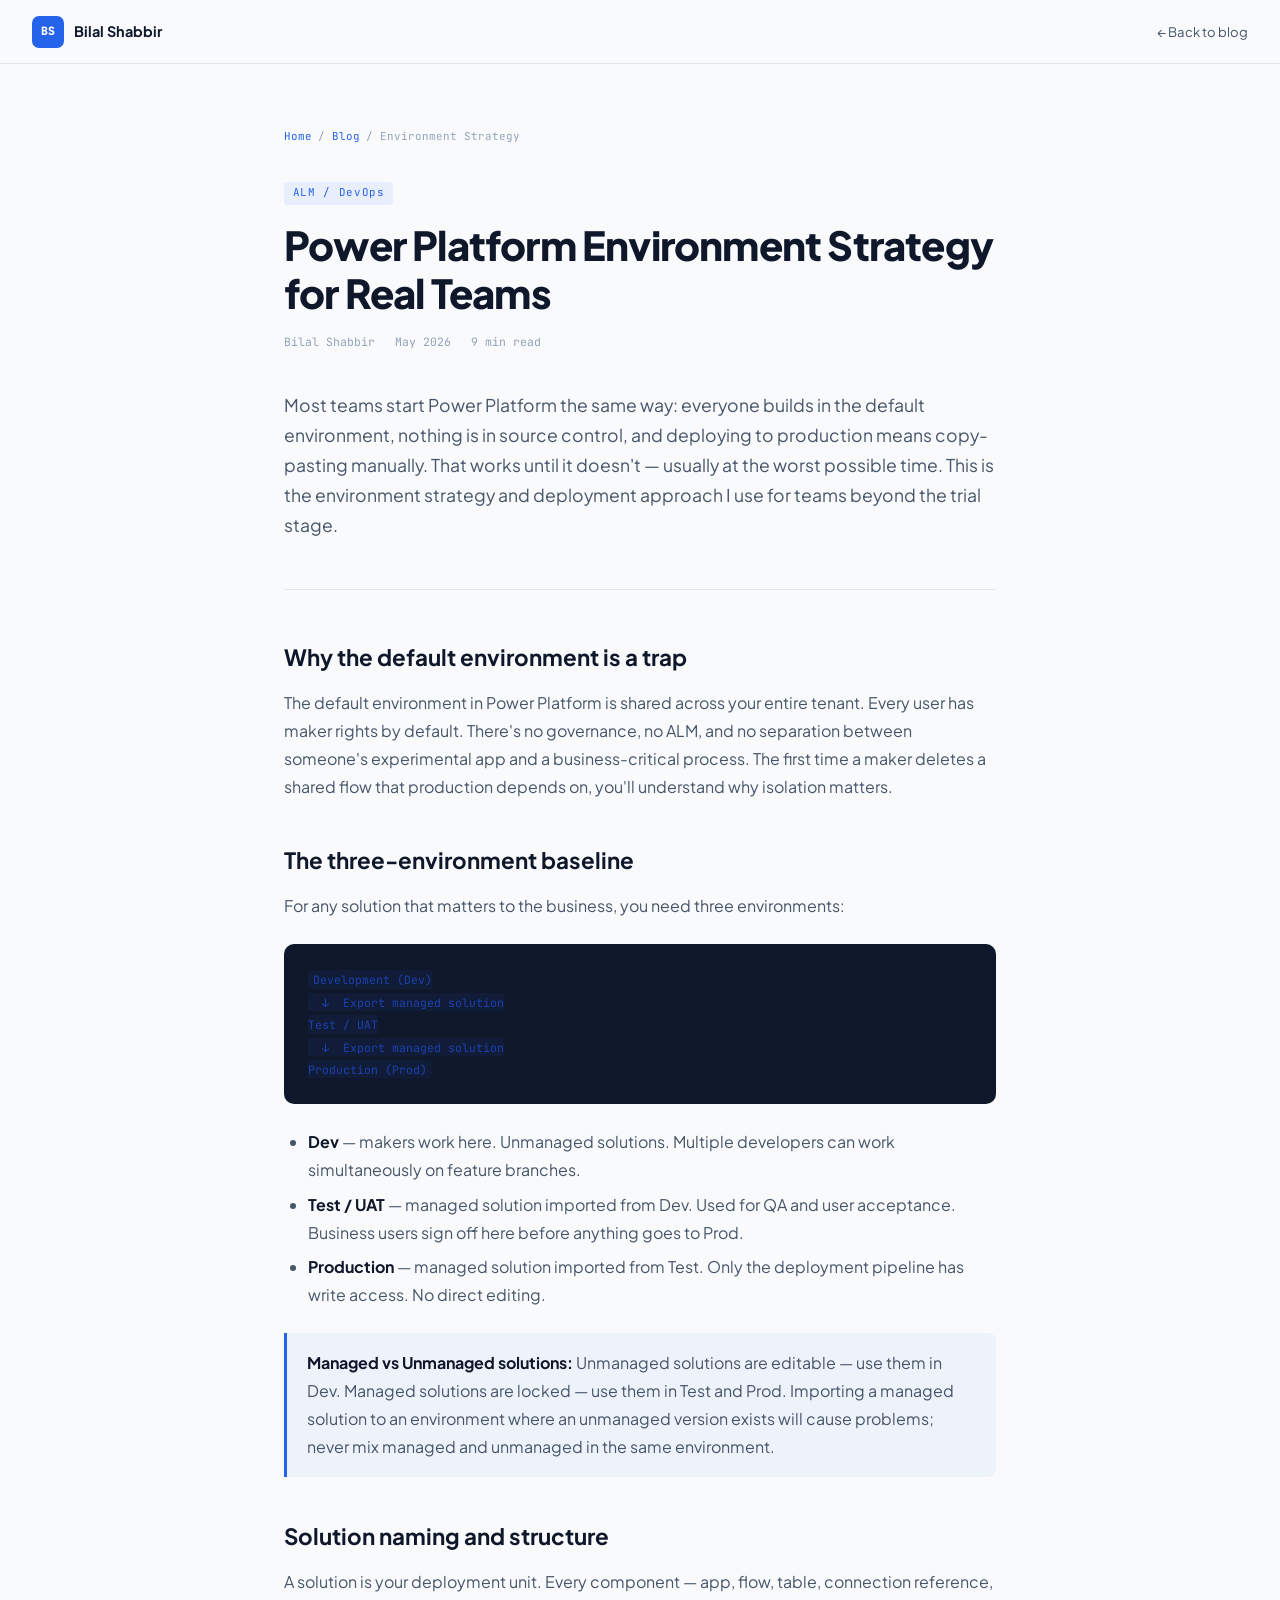
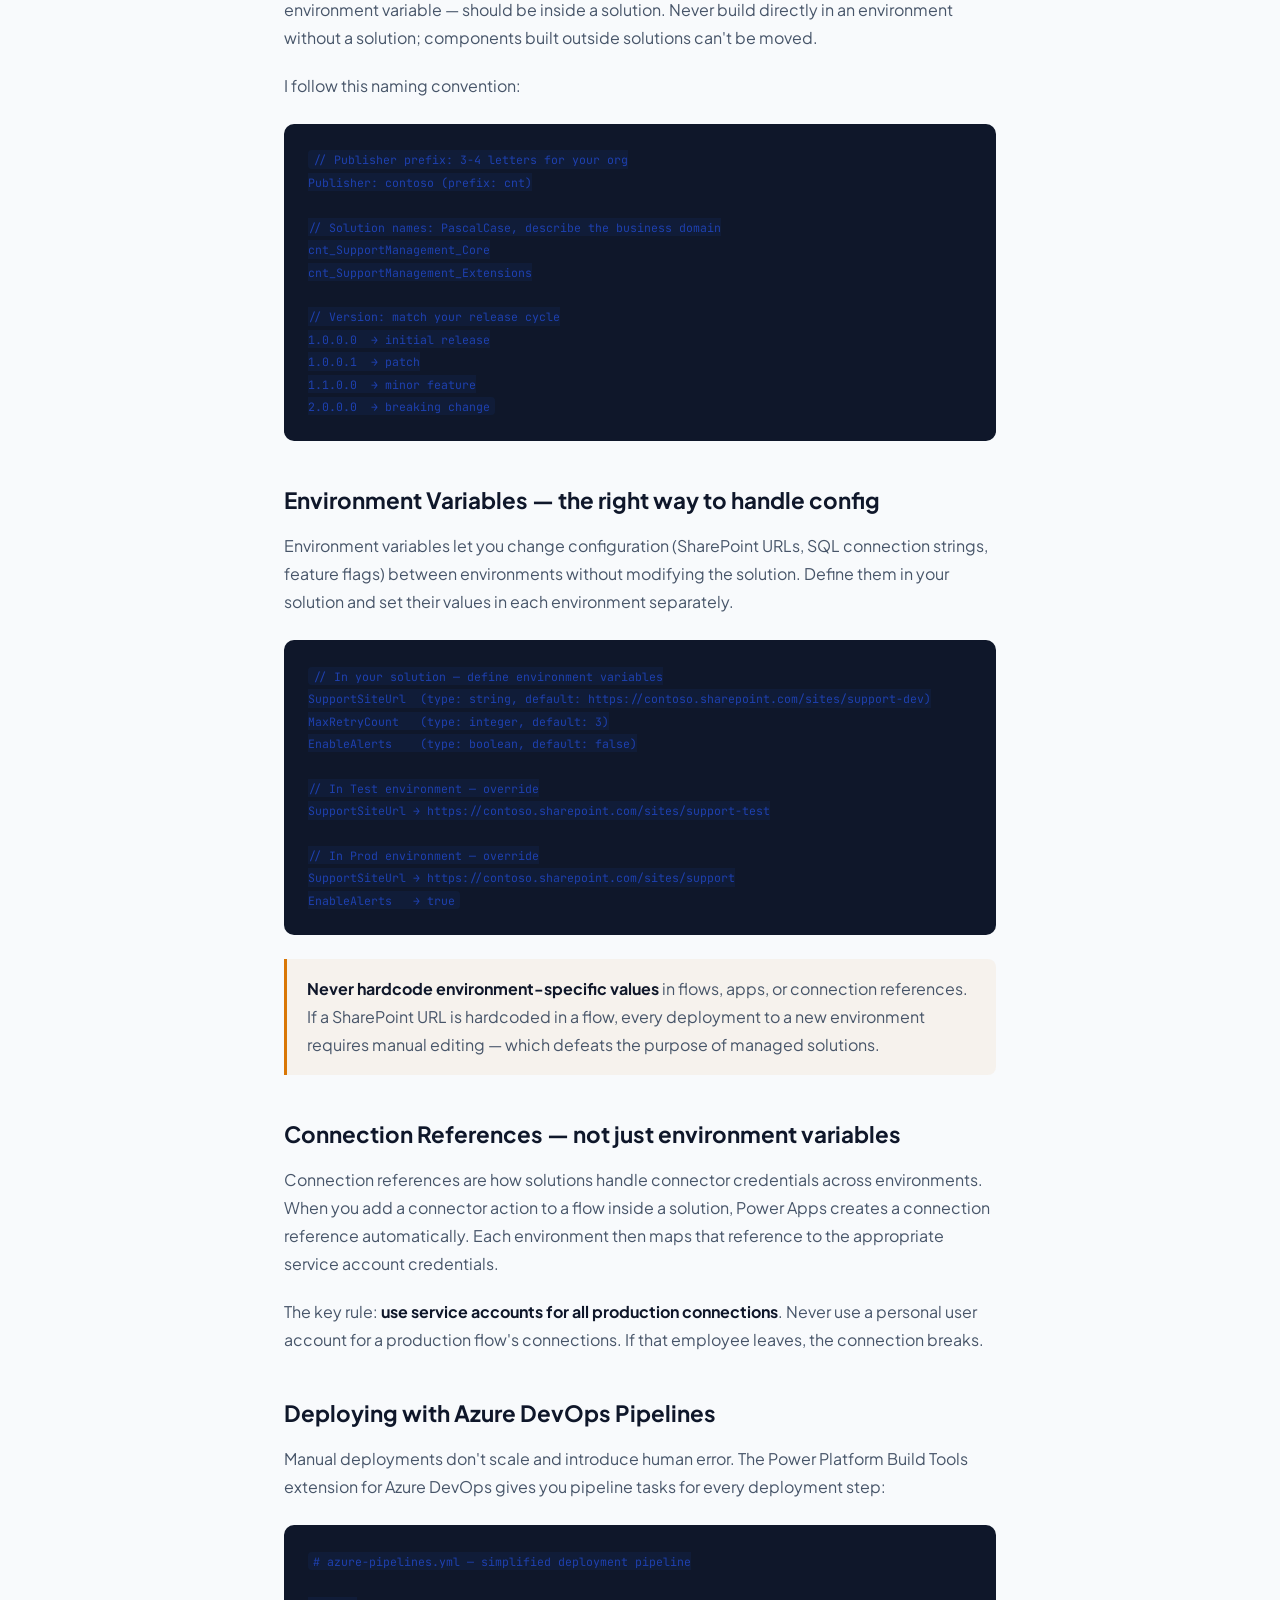
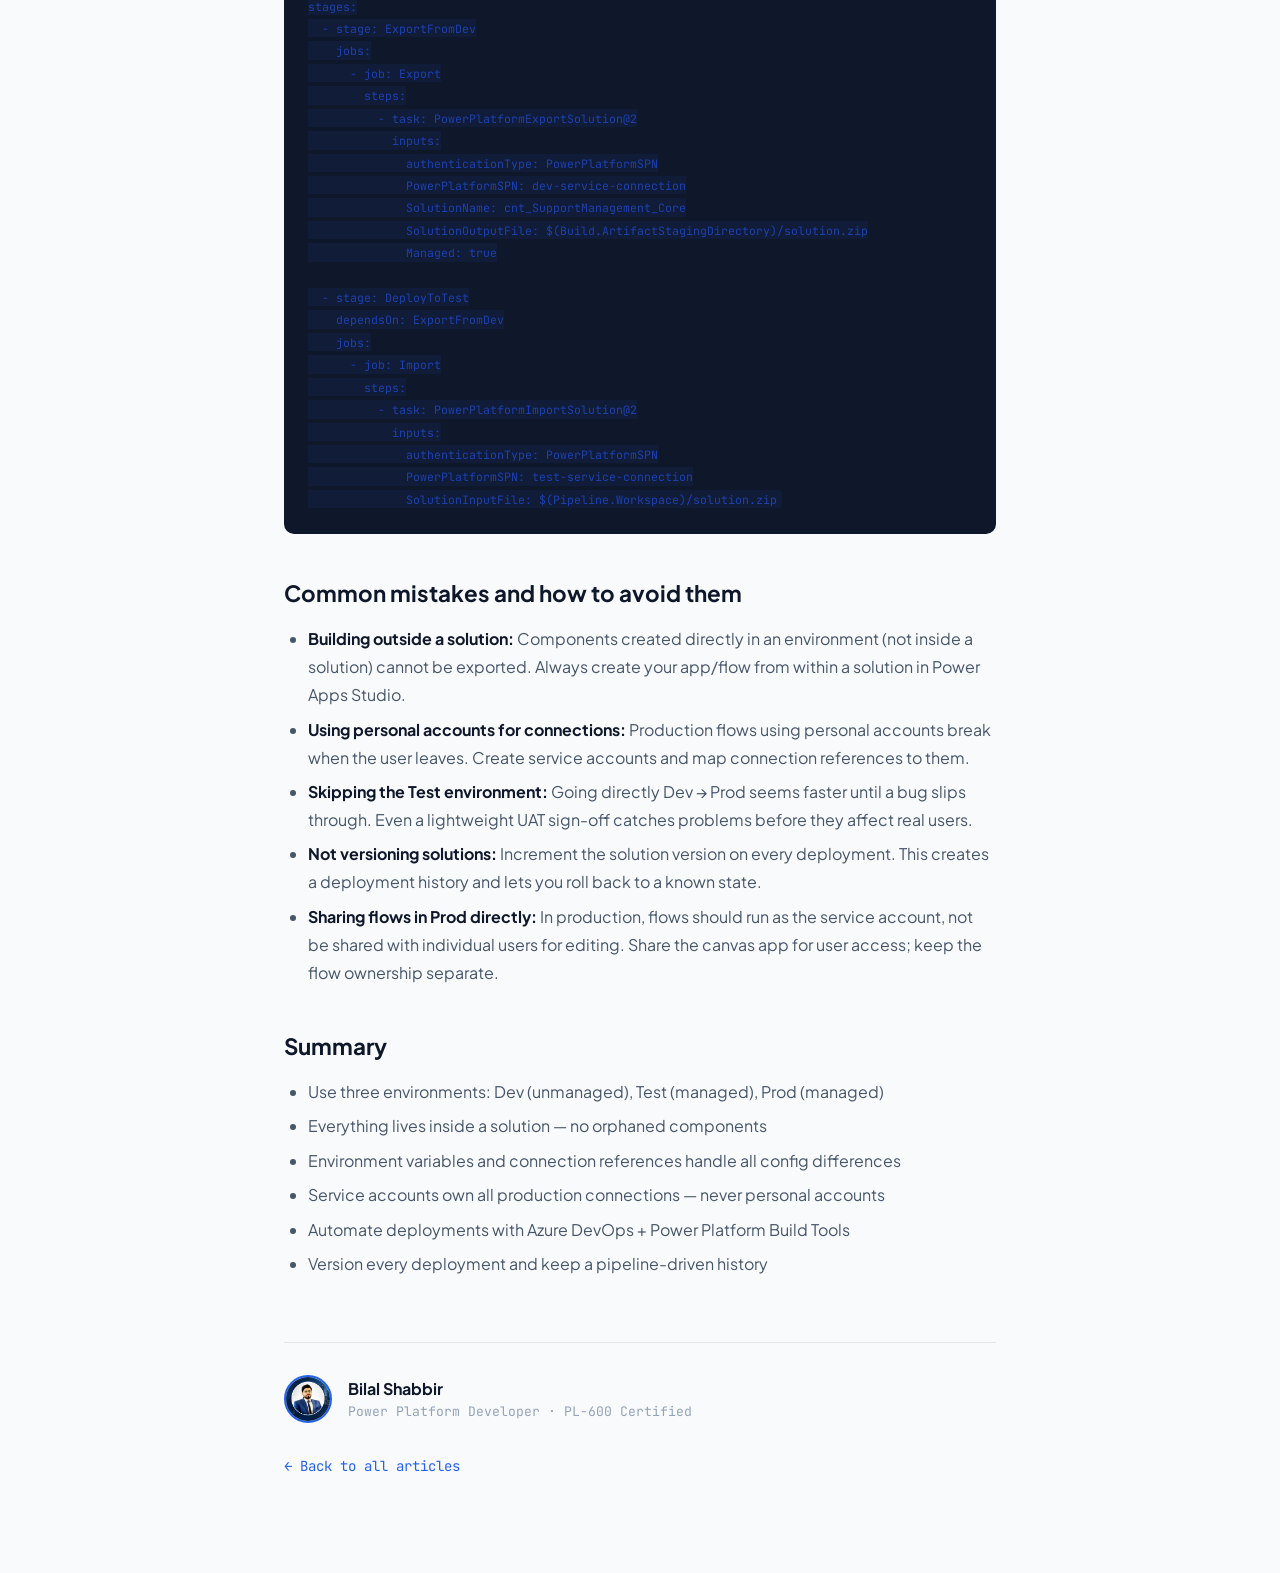
<file: blog/post03-environment-strategy.html>
<!DOCTYPE html>
<html lang="en">
<head>
  <meta charset="UTF-8" />
  <meta name="viewport" content="width=device-width, initial-scale=1.0" />
  <title>Power Platform Environment Strategy — Bilal Shabbir</title>
  <link rel="preconnect" href="https://fonts.googleapis.com" />
  <link rel="preconnect" href="https://fonts.gstatic.com" crossorigin />
  <link href="https://fonts.googleapis.com/css2?family=Plus+Jakarta+Sans:wght@400;500;600;700;800&family=JetBrains+Mono:wght@400;500&display=swap" rel="stylesheet" />
  <link rel="icon" type="image/svg+xml" href="/assets/favicon.svg" />
  <style>
    *, *::before, *::after { box-sizing: border-box; margin: 0; padding: 0; }
    :root {
      --bg: #f8fafc; --card: #fff; --text: #0f172a; --muted: #475569;
      --faint: #94a3b8; --accent: #2563eb; --border: rgba(15,23,42,0.09);
      --font: 'Plus Jakarta Sans', system-ui, sans-serif;
      --mono: 'JetBrains Mono', 'Fira Code', monospace;
      --max: 760px; --nav: 64px;
    }
    html { scroll-behavior: smooth; }
    body { background: var(--bg); color: var(--text); font-family: var(--font); line-height: 1.6; -webkit-font-smoothing: antialiased; }
    a { color: inherit; text-decoration: none; }
    .nav { position: fixed; top: 0; left: 0; right: 0; z-index: 100; height: var(--nav); display: flex; align-items: center; justify-content: space-between; padding: 0 2rem; background: rgba(248,250,252,0.92); backdrop-filter: blur(14px); border-bottom: 1px solid var(--border); }
    .nav-logo { display: flex; align-items: center; gap: 0.6rem; }
    .logo-mark { width: 32px; height: 32px; border-radius: 7px; background: #2563eb; color: #fff; display: flex; align-items: center; justify-content: center; font-family: var(--mono); font-size: 0.72rem; font-weight: 800; }
    .logo-text { font-weight: 700; font-size: 0.9rem; color: var(--text); }
    .nav-back { font-size: 0.82rem; color: var(--muted); display: flex; align-items: center; gap: 0.35rem; transition: color 0.2s; }
    .nav-back:hover { color: var(--accent); }
    .article-wrap { max-width: var(--max); margin: 0 auto; padding: calc(var(--nav) + 64px) 1.5rem 96px; }
    .breadcrumb { font-family: var(--mono); font-size: 0.68rem; color: var(--faint); margin-bottom: 2rem; display: flex; align-items: center; gap: 0.4rem; }
    .breadcrumb a { color: var(--accent); }
    .post-tag { display: inline-block; font-family: var(--mono); font-size: 0.68rem; letter-spacing: 0.06em; padding: 0.18rem 0.55rem; border-radius: 4px; background: rgba(37,99,235,0.08); color: var(--accent); margin-bottom: 1rem; }
    .post-title { font-size: clamp(1.8rem, 4vw, 2.5rem); font-weight: 800; letter-spacing: -0.02em; line-height: 1.2; margin-bottom: 1rem; }
    .post-meta { font-family: var(--mono); font-size: 0.72rem; color: var(--faint); margin-bottom: 2.5rem; display: flex; gap: 1.25rem; flex-wrap: wrap; }
    .post-intro { font-size: 1.1rem; color: var(--muted); line-height: 1.7; margin-bottom: 3rem; padding-bottom: 3rem; border-bottom: 1px solid var(--border); }
    .post-body { font-size: 1rem; line-height: 1.75; color: var(--muted); }
    .post-body h2 { font-size: 1.4rem; font-weight: 700; color: var(--text); margin: 2.5rem 0 0.75rem; }
    .post-body h3 { font-size: 1.1rem; font-weight: 700; color: var(--text); margin: 1.75rem 0 0.5rem; }
    .post-body p { margin-bottom: 1.25rem; }
    .post-body ul, .post-body ol { padding-left: 1.5rem; margin-bottom: 1.25rem; }
    .post-body li { margin-bottom: 0.4rem; }
    .post-body strong { color: var(--text); font-weight: 700; }
    .post-body a { color: var(--accent); text-decoration: underline; text-underline-offset: 3px; }
    .post-body code { font-family: var(--mono); font-size: 0.85em; background: rgba(37,99,235,0.07); color: #1e40af; padding: 0.15em 0.4em; border-radius: 4px; }
    pre { background: #0f172a; border-radius: 10px; padding: 1.5rem; margin: 1.5rem 0; overflow-x: auto; font-family: var(--mono); font-size: 0.85rem; line-height: 1.65; color: #e2e8f0; }
    pre code { background: none; color: inherit; padding: 0; font-size: inherit; }
    .callout { border-left: 3px solid var(--accent); background: rgba(37,99,235,0.05); border-radius: 0 8px 8px 0; padding: 1rem 1.25rem; margin: 1.5rem 0; color: var(--muted); }
    .callout.warn { border-color: #d97706; background: rgba(217,119,6,0.06); }
    .callout strong { color: var(--text); }
    .post-footer { margin-top: 4rem; padding-top: 2rem; border-top: 1px solid var(--border); }
    .author-row { display: flex; align-items: center; gap: 1rem; }
    .author-avatar { width: 48px; height: 48px; border-radius: 50%; object-fit: cover; border: 2px solid var(--accent); }
    .author-name { font-weight: 700; color: var(--text); }
    .author-role { font-size: 0.82rem; color: var(--faint); font-family: var(--mono); }
    .back-link { display: inline-flex; align-items: center; gap: 0.4rem; margin-top: 2rem; font-size: 0.875rem; color: var(--accent); font-family: var(--mono); }
    .back-link:hover { text-decoration: underline; }
  </style>
</head>
<body>

  <nav class="nav">
    <a href="/" class="nav-logo">
      <div class="logo-mark">BS</div>
      <span class="logo-text">Bilal Shabbir</span>
    </a>
    <a href="/#blog" class="nav-back">← Back to blog</a>
  </nav>

  <article class="article-wrap">

    <div class="breadcrumb">
      <a href="/">Home</a> / <a href="/#blog">Blog</a> / Environment Strategy
    </div>

    <span class="post-tag">ALM / DevOps</span>
    <h1 class="post-title">Power Platform Environment Strategy for Real Teams</h1>
    <div class="post-meta">
      <span>Bilal Shabbir</span>
      <span>May 2026</span>
      <span>9 min read</span>
    </div>

    <p class="post-intro">
      Most teams start Power Platform the same way: everyone builds in the default environment,
      nothing is in source control, and deploying to production means copy-pasting manually.
      That works until it doesn't — usually at the worst possible time. This is the environment
      strategy and deployment approach I use for teams beyond the trial stage.
    </p>

    <div class="post-body">

      <h2>Why the default environment is a trap</h2>
      <p>
        The default environment in Power Platform is shared across your entire tenant. Every user
        has maker rights by default. There's no governance, no ALM, and no separation between
        someone's experimental app and a business-critical process. The first time a maker deletes
        a shared flow that production depends on, you'll understand why isolation matters.
      </p>

      <h2>The three-environment baseline</h2>
      <p>
        For any solution that matters to the business, you need three environments:
      </p>
      <pre><code>Development (Dev)
  ↓  Export managed solution
Test / UAT
  ↓  Export managed solution
Production (Prod)</code></pre>

      <ul>
        <li><strong>Dev</strong> — makers work here. Unmanaged solutions. Multiple developers can work simultaneously on feature branches.</li>
        <li><strong>Test / UAT</strong> — managed solution imported from Dev. Used for QA and user acceptance. Business users sign off here before anything goes to Prod.</li>
        <li><strong>Production</strong> — managed solution imported from Test. Only the deployment pipeline has write access. No direct editing.</li>
      </ul>

      <div class="callout">
        <strong>Managed vs Unmanaged solutions:</strong> Unmanaged solutions are editable — use
        them in Dev. Managed solutions are locked — use them in Test and Prod. Importing a managed
        solution to an environment where an unmanaged version exists will cause problems; never
        mix managed and unmanaged in the same environment.
      </div>

      <h2>Solution naming and structure</h2>
      <p>
        A solution is your deployment unit. Every component — app, flow, table, connection
        reference, environment variable — should be inside a solution. Never build directly in
        an environment without a solution; components built outside solutions can't be moved.
      </p>

      <p>I follow this naming convention:</p>
      <pre><code>// Publisher prefix: 3-4 letters for your org
Publisher: contoso (prefix: cnt)

// Solution names: PascalCase, describe the business domain
cnt_SupportManagement_Core
cnt_SupportManagement_Extensions

// Version: match your release cycle
1.0.0.0  → initial release
1.0.0.1  → patch
1.1.0.0  → minor feature
2.0.0.0  → breaking change</code></pre>

      <h2>Environment Variables — the right way to handle config</h2>
      <p>
        Environment variables let you change configuration (SharePoint URLs, SQL connection strings,
        feature flags) between environments without modifying the solution. Define them in your
        solution and set their values in each environment separately.
      </p>

      <pre><code>// In your solution — define environment variables
SupportSiteUrl  (type: string, default: https://contoso.sharepoint.com/sites/support-dev)
MaxRetryCount   (type: integer, default: 3)
EnableAlerts    (type: boolean, default: false)

// In Test environment — override
SupportSiteUrl → https://contoso.sharepoint.com/sites/support-test

// In Prod environment — override
SupportSiteUrl → https://contoso.sharepoint.com/sites/support
EnableAlerts   → true</code></pre>

      <div class="callout warn">
        <strong>Never hardcode environment-specific values</strong> in flows, apps, or connection
        references. If a SharePoint URL is hardcoded in a flow, every deployment to a new environment
        requires manual editing — which defeats the purpose of managed solutions.
      </div>

      <h2>Connection References — not just environment variables</h2>
      <p>
        Connection references are how solutions handle connector credentials across environments.
        When you add a connector action to a flow inside a solution, Power Apps creates a
        connection reference automatically. Each environment then maps that reference to the
        appropriate service account credentials.
      </p>
      <p>
        The key rule: <strong>use service accounts for all production connections</strong>.
        Never use a personal user account for a production flow's connections. If that employee
        leaves, the connection breaks.
      </p>

      <h2>Deploying with Azure DevOps Pipelines</h2>
      <p>
        Manual deployments don't scale and introduce human error. The Power Platform Build Tools
        extension for Azure DevOps gives you pipeline tasks for every deployment step:
      </p>

      <pre><code># azure-pipelines.yml — simplified deployment pipeline

stages:
  - stage: ExportFromDev
    jobs:
      - job: Export
        steps:
          - task: PowerPlatformExportSolution@2
            inputs:
              authenticationType: PowerPlatformSPN
              PowerPlatformSPN: dev-service-connection
              SolutionName: cnt_SupportManagement_Core
              SolutionOutputFile: $(Build.ArtifactStagingDirectory)/solution.zip
              Managed: true

  - stage: DeployToTest
    dependsOn: ExportFromDev
    jobs:
      - job: Import
        steps:
          - task: PowerPlatformImportSolution@2
            inputs:
              authenticationType: PowerPlatformSPN
              PowerPlatformSPN: test-service-connection
              SolutionInputFile: $(Pipeline.Workspace)/solution.zip</code></pre>

      <h2>Common mistakes and how to avoid them</h2>
      <ul>
        <li>
          <strong>Building outside a solution:</strong> Components created directly in an environment
          (not inside a solution) cannot be exported. Always create your app/flow from within a
          solution in Power Apps Studio.
        </li>
        <li>
          <strong>Using personal accounts for connections:</strong> Production flows using personal
          accounts break when the user leaves. Create service accounts and map connection references
          to them.
        </li>
        <li>
          <strong>Skipping the Test environment:</strong> Going directly Dev → Prod seems faster
          until a bug slips through. Even a lightweight UAT sign-off catches problems before they
          affect real users.
        </li>
        <li>
          <strong>Not versioning solutions:</strong> Increment the solution version on every
          deployment. This creates a deployment history and lets you roll back to a known state.
        </li>
        <li>
          <strong>Sharing flows in Prod directly:</strong> In production, flows should run as the
          service account, not be shared with individual users for editing. Share the canvas app
          for user access; keep the flow ownership separate.
        </li>
      </ul>

      <h2>Summary</h2>
      <ul>
        <li>Use three environments: Dev (unmanaged), Test (managed), Prod (managed)</li>
        <li>Everything lives inside a solution — no orphaned components</li>
        <li>Environment variables and connection references handle all config differences</li>
        <li>Service accounts own all production connections — never personal accounts</li>
        <li>Automate deployments with Azure DevOps + Power Platform Build Tools</li>
        <li>Version every deployment and keep a pipeline-driven history</li>
      </ul>

    </div>

    <div class="post-footer">
      <div class="author-row">
        <img src="/assets/bilal.png" alt="Bilal Shabbir" class="author-avatar" />
        <div>
          <div class="author-name">Bilal Shabbir</div>
          <div class="author-role">Power Platform Developer · PL-600 Certified</div>
        </div>
      </div>
      <a href="/#blog" class="back-link">← Back to all articles</a>
    </div>

  </article>

</body>
</html>
</file>
